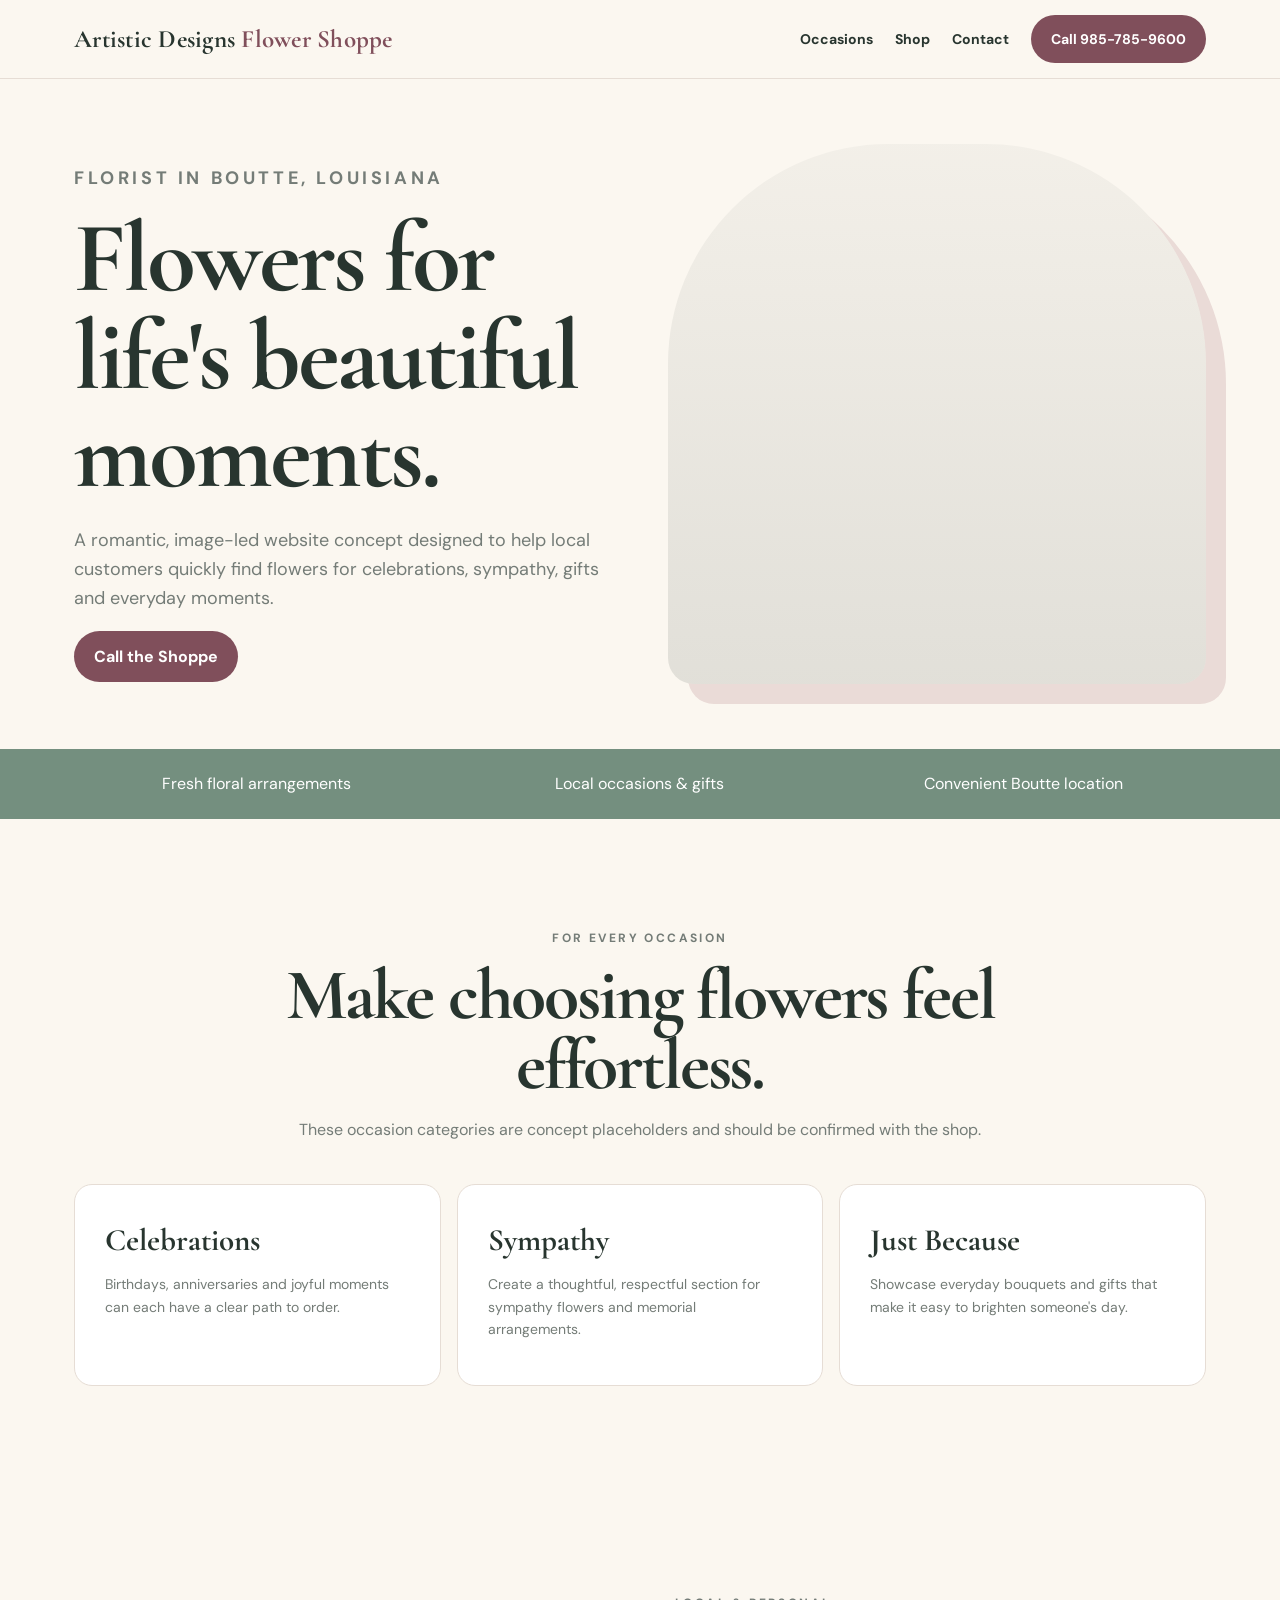
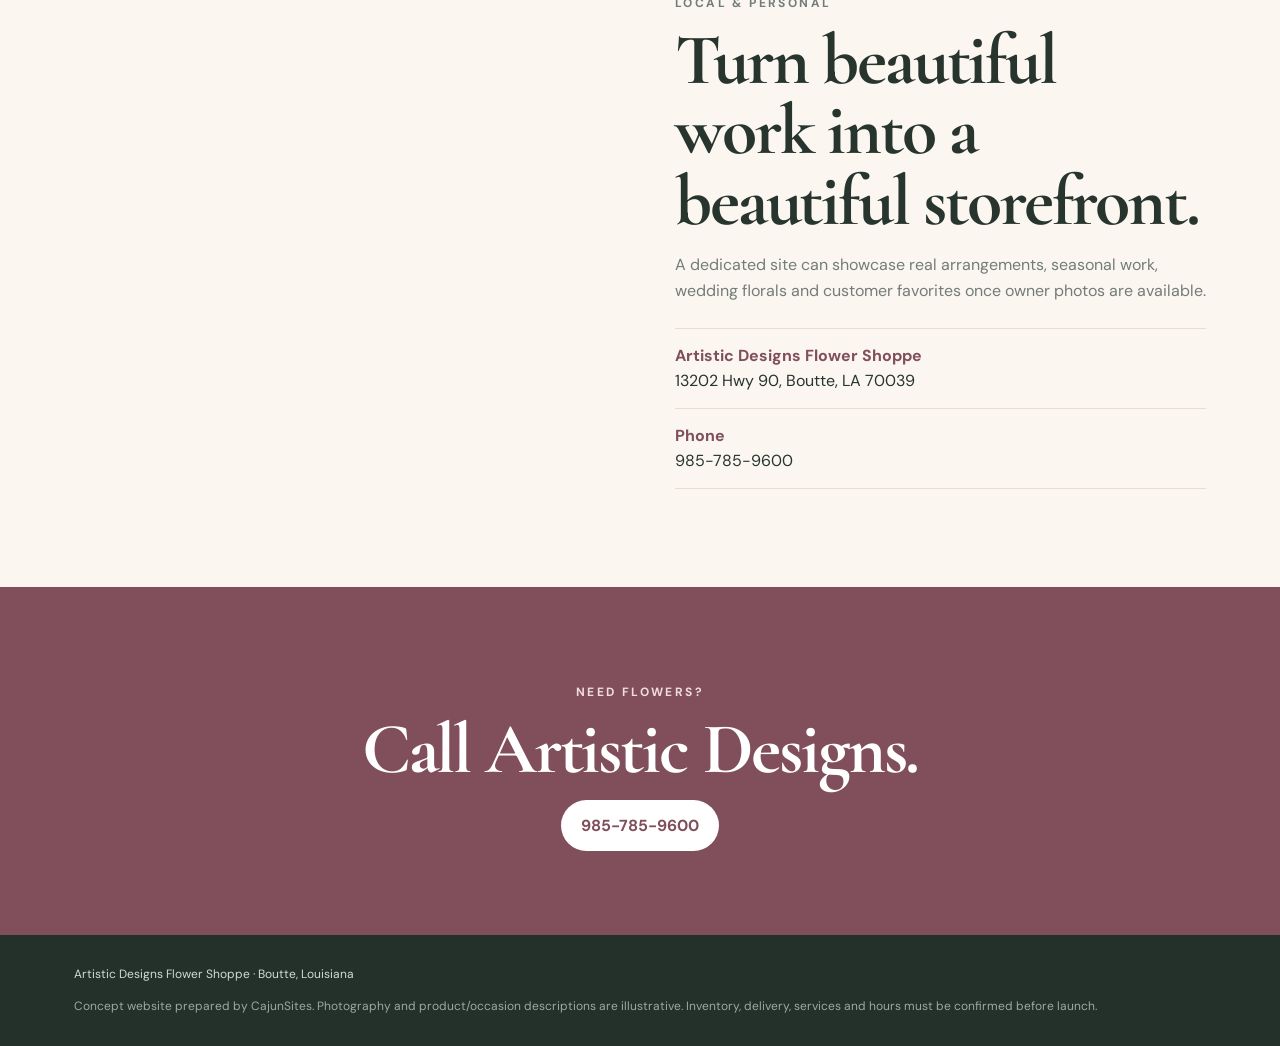
<file: artistic-designs-flower-shoppe/index.html>
<!doctype html><html lang="en"><head><meta charset="utf-8"><meta name="viewport" content="width=device-width,initial-scale=1"><meta name="robots" content="noindex,nofollow"><title>Artistic Designs Flower Shoppe | Boutte, LA</title><meta name="description" content="Concept website for Artistic Designs Flower Shoppe in Boutte, Louisiana."><link href="https://fonts.googleapis.com/css2?family=DM+Sans:wght@400;500;600;700&family=Cormorant+Garamond:wght@600;700&display=swap" rel="stylesheet"><style>:root{--ink:#28352f;--sage:#748f7f;--blush:#eadbd7;--cream:#fbf7f0;--wine:#804f5b;--muted:#747c77;--line:#e6ddd5}*{box-sizing:border-box}body{margin:0;background:var(--cream);color:var(--ink);font-family:'DM Sans',sans-serif;line-height:1.6}a{text-decoration:none;color:inherit}.wrap{max-width:1180px;margin:auto;padding:0 24px}header{position:sticky;top:0;z-index:10;background:rgba(251,247,240,.95);border-bottom:1px solid var(--line);backdrop-filter:blur(12px)}header .wrap{height:78px;display:flex;justify-content:space-between;align-items:center}.brand{font:700 25px 'Cormorant Garamond';letter-spacing:.01em}.brand span{color:var(--wine)}nav{display:flex;gap:22px;align-items:center;font-size:14px;font-weight:700}.btn{display:inline-flex;padding:13px 20px;border-radius:999px;background:var(--wine);color:#fff;font-weight:700}.hero{min-height:670px;display:grid;grid-template-columns:1fr 1fr;gap:56px;align-items:center}.tag{text-transform:uppercase;letter-spacing:.2em;color:var(--wine);font-size:12px;font-weight:700}h1,h2{font-family:'Cormorant Garamond';line-height:.98;letter-spacing:-.03em}.hero h1{font-size:clamp(64px,8vw,100px);margin:12px 0 22px}.hero p{font-size:18px;color:var(--muted);max-width:590px}.photo{min-height:540px;border-radius:220px 220px 26px 26px;background:linear-gradient(rgba(40,53,47,.04),rgba(40,53,47,.12)),url('https://images.unsplash.com/photo-1490750967868-88aa4486c946?auto=format&fit=crop&w=1100&q=85') center/cover;box-shadow:20px 20px 0 var(--blush)}.strip{background:var(--sage);color:#fff}.strip .wrap{display:grid;grid-template-columns:repeat(3,1fr);gap:18px;padding-top:22px;padding-bottom:22px;text-align:center}.section{padding:98px 24px}.heading{max-width:760px;margin:0 auto 42px;text-align:center}.heading h2,.split h2{font-size:clamp(48px,6vw,72px);margin:8px 0 16px}.heading p,.split p{color:var(--muted)}.cards{display:grid;grid-template-columns:repeat(3,1fr);gap:16px}.card{background:#fff;border:1px solid var(--line);padding:30px;border-radius:18px}.card h3{font:700 31px 'Cormorant Garamond';margin:6px 0}.card p{font-size:14px;color:var(--muted)}.split{display:grid;grid-template-columns:1fr 1fr;gap:70px;align-items:center}.second{min-height:500px;border-radius:22px;background:url('https://images.unsplash.com/photo-1507501336603-6e31db2be093?auto=format&fit=crop&w=1000&q=85') center/cover}.facts{margin-top:24px;border-top:1px solid var(--line)}.fact{padding:14px 0;border-bottom:1px solid var(--line)}.fact strong{display:block;color:var(--wine)}.cta{text-align:center;background:var(--wine);color:#fff;padding:84px 24px}.cta h2{font-size:clamp(50px,6vw,72px);margin:0 0 15px}.cta .btn{background:#fff;color:var(--wine)}footer{background:#24312b;color:#cfdbd5;padding:30px 24px;font-size:12px}.note{opacity:.7;margin-top:12px}@media(max-width:850px){nav a:not(.btn){display:none}.hero,.split{grid-template-columns:1fr}.photo{min-height:430px}.cards,.strip .wrap{grid-template-columns:1fr}.section{padding:70px 24px}}</style></head><body><header><div class="wrap"><a class="brand" href="#top">Artistic Designs <span>Flower Shoppe</span></a><nav><a href="#occasions">Occasions</a><a href="#shop">Shop</a><a href="#contact">Contact</a><a class="btn" href="tel:+19857859600">Call 985-785-9600</a></nav></div></header><main id="top"><section class="hero wrap"><div><p class="tag">Florist in Boutte, Louisiana</p><h1>Flowers for life's beautiful moments.</h1><p>A romantic, image-led website concept designed to help local customers quickly find flowers for celebrations, sympathy, gifts and everyday moments.</p><a class="btn" href="tel:+19857859600">Call the Shoppe</a></div><div class="photo"></div></section><section class="strip"><div class="wrap"><div>Fresh floral arrangements</div><div>Local occasions & gifts</div><div>Convenient Boutte location</div></div></section><section class="section wrap" id="occasions"><div class="heading"><p class="tag">For every occasion</p><h2>Make choosing flowers feel effortless.</h2><p>These occasion categories are concept placeholders and should be confirmed with the shop.</p></div><div class="cards"><article class="card"><h3>Celebrations</h3><p>Birthdays, anniversaries and joyful moments can each have a clear path to order.</p></article><article class="card"><h3>Sympathy</h3><p>Create a thoughtful, respectful section for sympathy flowers and memorial arrangements.</p></article><article class="card"><h3>Just Because</h3><p>Showcase everyday bouquets and gifts that make it easy to brighten someone's day.</p></article></div></section><section class="section wrap split" id="shop"><div class="second"></div><div><p class="tag">Local & personal</p><h2>Turn beautiful work into a beautiful storefront.</h2><p>A dedicated site can showcase real arrangements, seasonal work, wedding florals and customer favorites once owner photos are available.</p><div class="facts"><div class="fact"><strong>Artistic Designs Flower Shoppe</strong>13202 Hwy 90, Boutte, LA 70039</div><div class="fact"><strong>Phone</strong><a href="tel:+19857859600">985-785-9600</a></div></div></div></section><section class="cta" id="contact"><p class="tag" style="color:#eedce1">Need flowers?</p><h2>Call Artistic Designs.</h2><a class="btn" href="tel:+19857859600">985-785-9600</a></section></main><footer><div class="wrap">Artistic Designs Flower Shoppe · Boutte, Louisiana<div class="note">Concept website prepared by CajunSites. Photography and product/occasion descriptions are illustrative. Inventory, delivery, services and hours must be confirmed before launch.</div></div></footer></body></html>
</file>
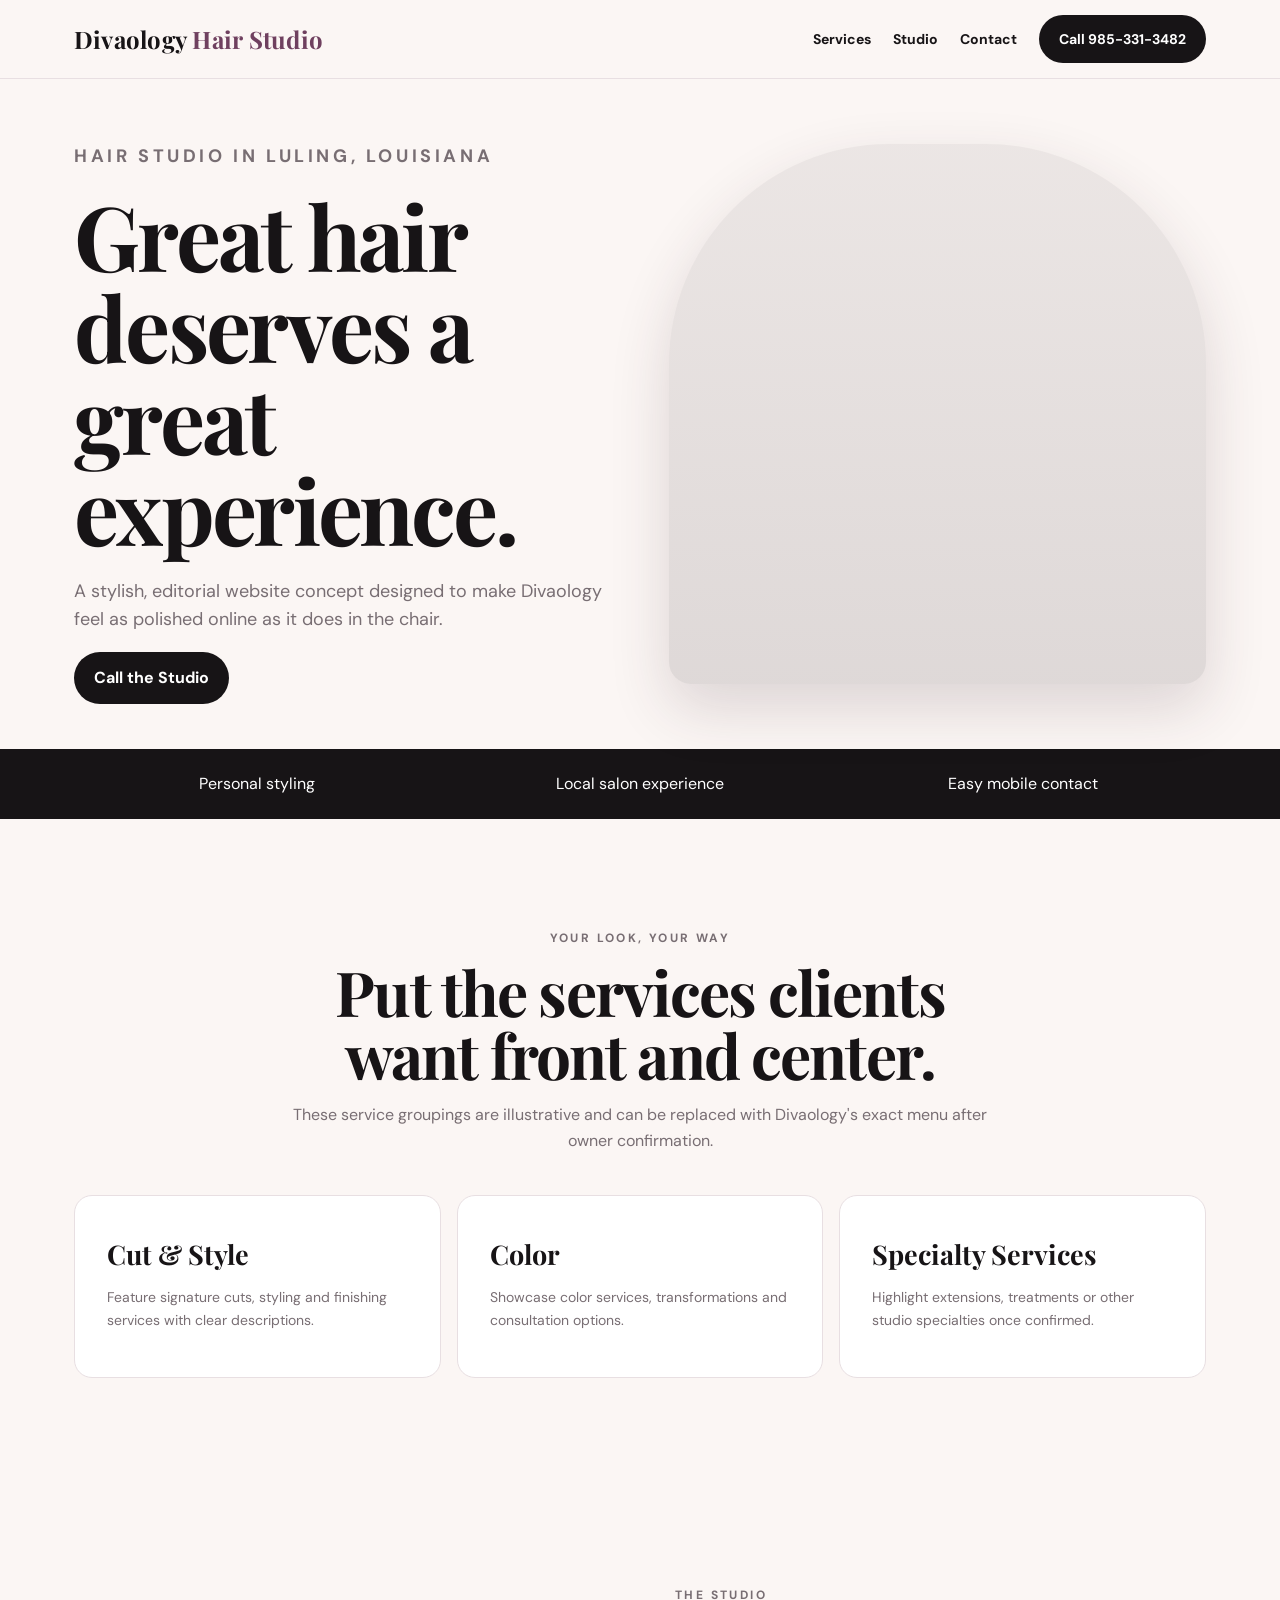
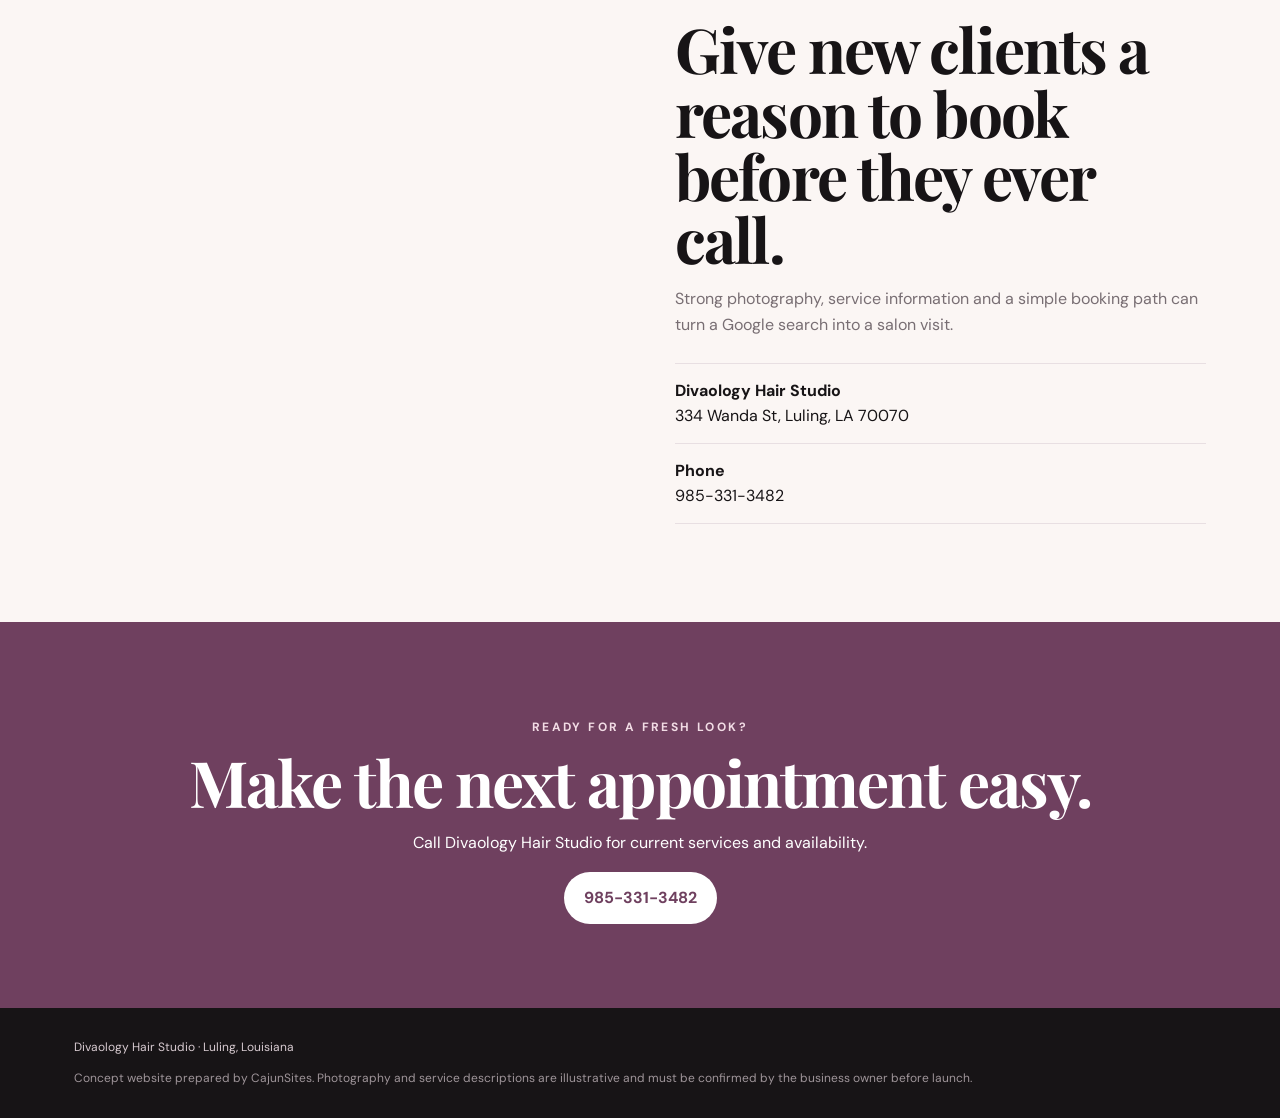
<file: divaology-hair-studio/index.html>
<!doctype html><html lang="en"><head><meta charset="utf-8"><meta name="viewport" content="width=device-width,initial-scale=1"><meta name="robots" content="noindex,nofollow"><title>Divaology Hair Studio | Luling, LA</title><meta name="description" content="Concept website for Divaology Hair Studio in Luling, Louisiana."><link rel="preconnect" href="https://fonts.googleapis.com"><link rel="preconnect" href="https://fonts.gstatic.com" crossorigin><link href="https://fonts.googleapis.com/css2?family=DM+Sans:wght@400;500;600;700&family=Playfair+Display:wght@600;700&display=swap" rel="stylesheet"><style>:root{--black:#171416;--plum:#6f405f;--rose:#c58a9f;--cream:#fbf6f4;--muted:#786e73;--line:#e8dfe2}*{box-sizing:border-box}body{margin:0;background:var(--cream);color:var(--black);font-family:'DM Sans',sans-serif;line-height:1.6}a{text-decoration:none;color:inherit}.wrap{max-width:1180px;margin:auto;padding:0 24px}header{position:sticky;top:0;z-index:10;background:rgba(251,246,244,.95);border-bottom:1px solid var(--line);backdrop-filter:blur(12px)}header .wrap{height:78px;display:flex;justify-content:space-between;align-items:center}.brand{font:700 24px 'Playfair Display';letter-spacing:.01em}.brand span{color:var(--plum)}nav{display:flex;gap:22px;align-items:center;font-size:14px;font-weight:700}.btn{display:inline-flex;padding:13px 20px;border-radius:999px;background:var(--black);color:#fff;font-weight:700}.hero{min-height:670px;display:grid;grid-template-columns:1fr 1fr;gap:58px;align-items:center}.tag{text-transform:uppercase;letter-spacing:.2em;color:var(--plum);font-size:12px;font-weight:700}h1,h2{font-family:'Playfair Display';line-height:1.02;letter-spacing:-.03em}.hero h1{font-size:clamp(58px,7vw,92px);margin:12px 0 22px}.hero p{font-size:18px;color:var(--muted);max-width:580px}.photo{min-height:540px;border-radius:220px 220px 22px 22px;background:linear-gradient(rgba(30,18,25,.07),rgba(30,18,25,.13)),url('https://images.unsplash.com/photo-1522337660859-02fbefca4702?auto=format&fit=crop&w=1100&q=85') center/cover;box-shadow:0 24px 60px rgba(61,39,51,.16)}.strip{background:var(--black);color:#fff}.strip .wrap{display:grid;grid-template-columns:repeat(3,1fr);gap:18px;padding-top:22px;padding-bottom:22px;text-align:center}.section{padding:98px 24px}.heading{max-width:740px;text-align:center;margin:0 auto 42px}.heading h2,.split h2{font-size:clamp(42px,5vw,62px);margin:8px 0 16px}.heading p,.split p{color:var(--muted)}.cards{display:grid;grid-template-columns:repeat(3,1fr);gap:16px}.card{background:#fff;padding:32px;border-radius:18px;border:1px solid var(--line)}.card h3{font:700 27px 'Playfair Display';margin:8px 0}.card p{font-size:14px;color:var(--muted)}.split{display:grid;grid-template-columns:1fr 1fr;gap:70px;align-items:center}.second-photo{min-height:480px;border-radius:20px;background:url('https://images.unsplash.com/photo-1560869713-7d0a29430803?auto=format&fit=crop&w=1000&q=85') center/cover}.facts{margin-top:25px;border-top:1px solid var(--line)}.fact{padding:14px 0;border-bottom:1px solid var(--line)}.fact strong{display:block}.cta{text-align:center;background:var(--plum);color:#fff;padding:84px 24px}.cta h2{font-size:clamp(44px,5vw,64px);margin:0 0 15px}.cta .btn{background:#fff;color:var(--plum)}footer{padding:30px 24px;background:#171416;color:#d8cbd1;font-size:12px}.note{opacity:.7;margin-top:12px}@media(max-width:850px){nav a:not(.btn){display:none}.hero,.split{grid-template-columns:1fr}.photo{min-height:430px}.cards,.strip .wrap{grid-template-columns:1fr}.section{padding:70px 24px}}</style></head><body><header><div class="wrap"><a class="brand" href="#top">Divaology <span>Hair Studio</span></a><nav><a href="#services">Services</a><a href="#studio">Studio</a><a href="#contact">Contact</a><a class="btn" href="tel:+19853313482">Call 985-331-3482</a></nav></div></header><main id="top"><section class="hero wrap"><div><p class="tag">Hair studio in Luling, Louisiana</p><h1>Great hair deserves a great experience.</h1><p>A stylish, editorial website concept designed to make Divaology feel as polished online as it does in the chair.</p><a class="btn" href="tel:+19853313482">Call the Studio</a></div><div class="photo"></div></section><section class="strip"><div class="wrap"><div>Personal styling</div><div>Local salon experience</div><div>Easy mobile contact</div></div></section><section class="section wrap" id="services"><div class="heading"><p class="tag">Your look, your way</p><h2>Put the services clients want front and center.</h2><p>These service groupings are illustrative and can be replaced with Divaology's exact menu after owner confirmation.</p></div><div class="cards"><article class="card"><h3>Cut & Style</h3><p>Feature signature cuts, styling and finishing services with clear descriptions.</p></article><article class="card"><h3>Color</h3><p>Showcase color services, transformations and consultation options.</p></article><article class="card"><h3>Specialty Services</h3><p>Highlight extensions, treatments or other studio specialties once confirmed.</p></article></div></section><section class="section wrap split" id="studio"><div class="second-photo"></div><div><p class="tag">The studio</p><h2>Give new clients a reason to book before they ever call.</h2><p>Strong photography, service information and a simple booking path can turn a Google search into a salon visit.</p><div class="facts"><div class="fact"><strong>Divaology Hair Studio</strong>334 Wanda St, Luling, LA 70070</div><div class="fact"><strong>Phone</strong><a href="tel:+19853313482">985-331-3482</a></div></div></div></section><section class="cta" id="contact"><p class="tag" style="color:#f2dce5">Ready for a fresh look?</p><h2>Make the next appointment easy.</h2><p>Call Divaology Hair Studio for current services and availability.</p><a class="btn" href="tel:+19853313482">985-331-3482</a></section></main><footer><div class="wrap">Divaology Hair Studio · Luling, Louisiana<div class="note">Concept website prepared by CajunSites. Photography and service descriptions are illustrative and must be confirmed by the business owner before launch.</div></div></footer></body></html>
</file>
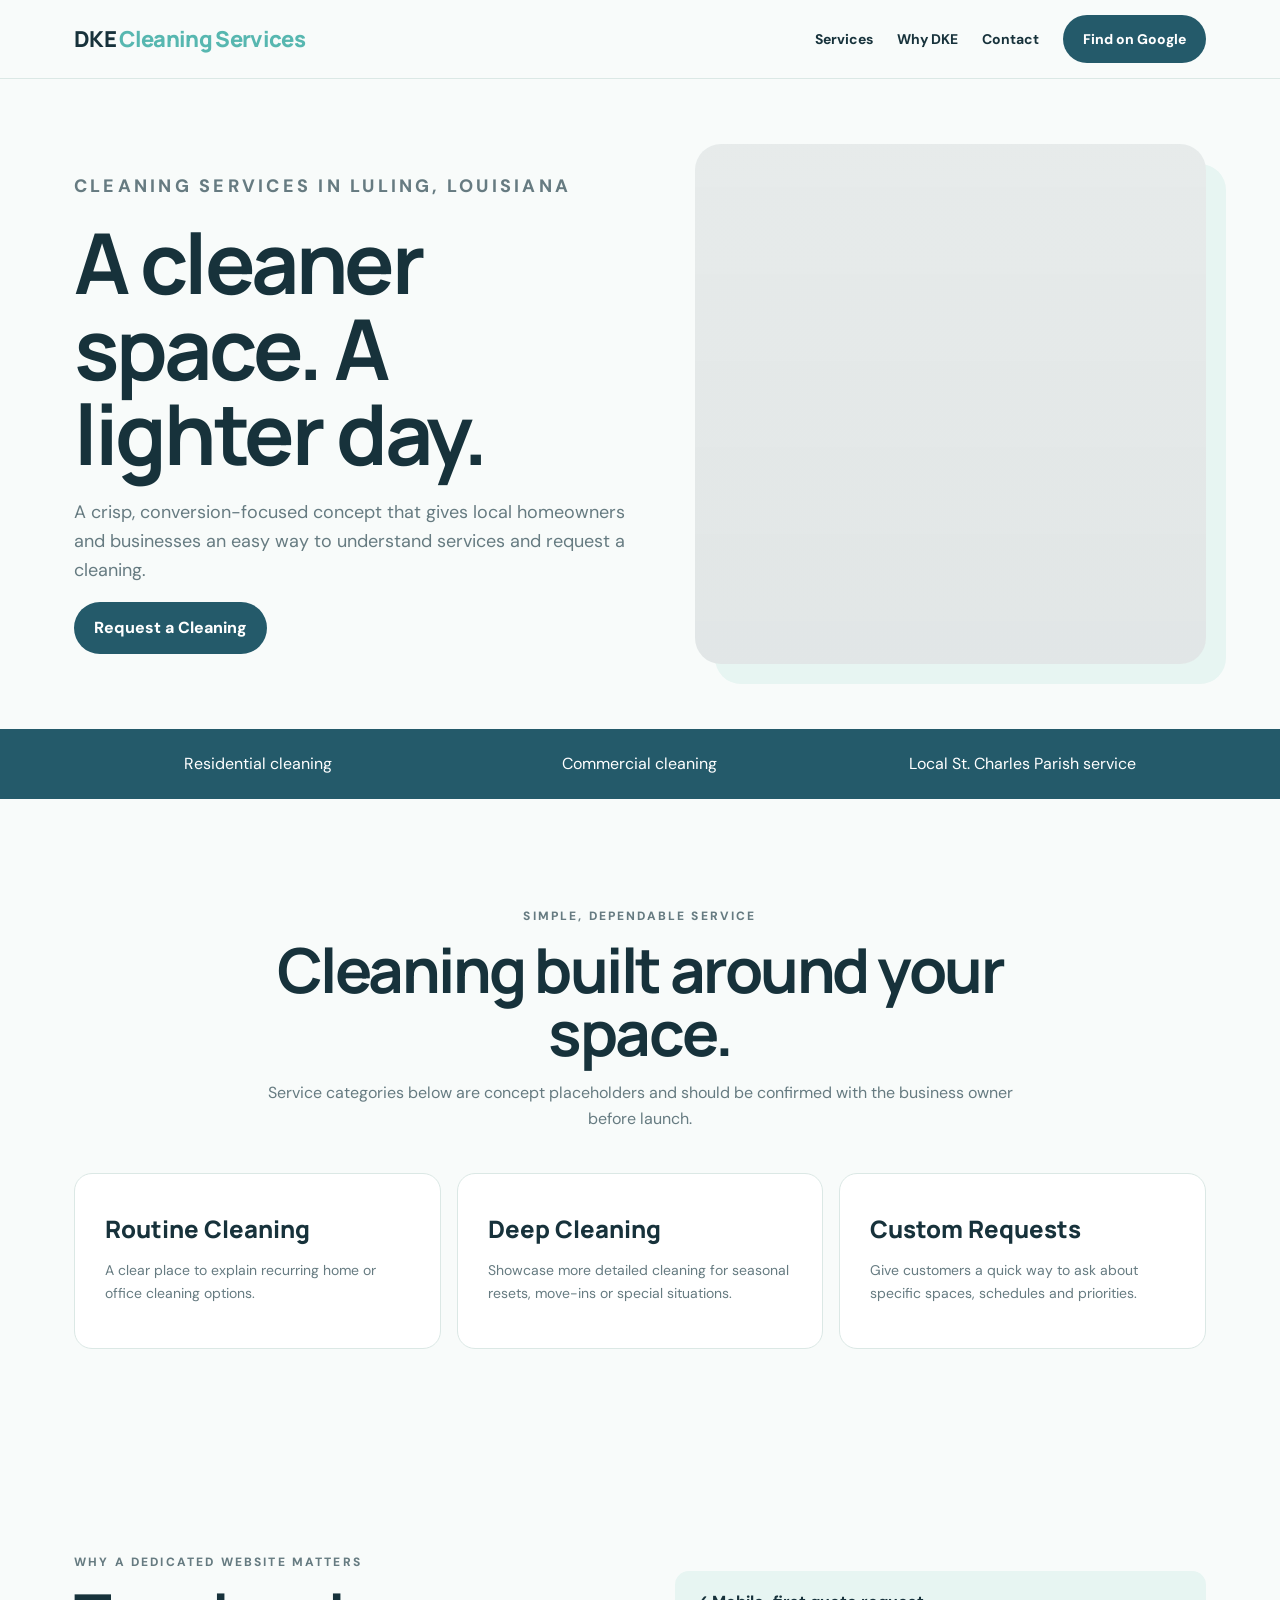
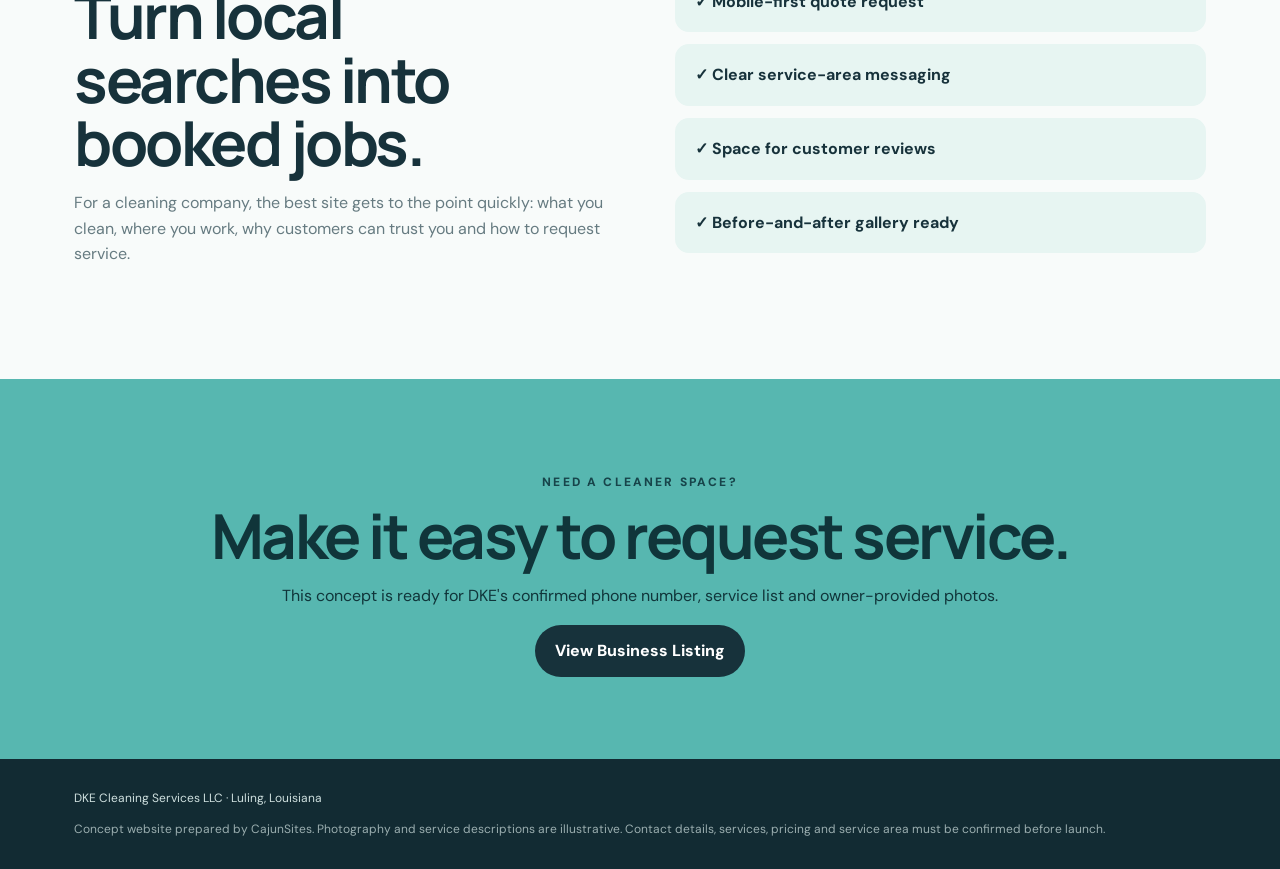
<file: dke-cleaning-services/index.html>
<!doctype html><html lang="en"><head><meta charset="utf-8"><meta name="viewport" content="width=device-width,initial-scale=1"><meta name="robots" content="noindex,nofollow"><title>DKE Cleaning Services LLC | Luling, LA</title><meta name="description" content="Concept website for DKE Cleaning Services LLC in Luling, Louisiana."><link rel="preconnect" href="https://fonts.googleapis.com"><link rel="preconnect" href="https://fonts.gstatic.com" crossorigin><link href="https://fonts.googleapis.com/css2?family=DM+Sans:wght@400;500;600;700&family=Manrope:wght@700;800&display=swap" rel="stylesheet"><style>:root{--ink:#17323b;--aqua:#57b7b0;--mint:#e7f5f2;--blue:#245a6a;--white:#fff;--bg:#f8fbfa;--muted:#667b81;--line:#dbe8e5}*{box-sizing:border-box}body{margin:0;font-family:'DM Sans',sans-serif;background:var(--bg);color:var(--ink);line-height:1.6}a{text-decoration:none;color:inherit}.wrap{max-width:1180px;margin:auto;padding:0 24px}header{position:sticky;top:0;background:rgba(248,251,250,.95);backdrop-filter:blur(12px);z-index:10;border-bottom:1px solid var(--line)}header .wrap{height:78px;display:flex;justify-content:space-between;align-items:center}.logo{font:800 22px 'Manrope';letter-spacing:-.03em}.logo span{color:var(--aqua)}nav{display:flex;gap:24px;align-items:center;font-size:14px;font-weight:700}.btn{display:inline-flex;padding:13px 20px;border-radius:999px;background:var(--blue);color:#fff;font-weight:800}.hero{display:grid;grid-template-columns:1.05fr .95fr;gap:56px;align-items:center;min-height:650px}.eyebrow{text-transform:uppercase;letter-spacing:.18em;color:var(--aqua);font-size:12px;font-weight:800}h1,h2{font-family:'Manrope';line-height:1.02;letter-spacing:-.04em}.hero h1{font-size:clamp(52px,7vw,84px);margin:12px 0 22px}.hero p{color:var(--muted);font-size:18px;max-width:600px}.photo{min-height:520px;border-radius:26px;background:linear-gradient(rgba(23,50,59,.08),rgba(23,50,59,.1)),url('https://images.unsplash.com/photo-1581578731548-c64695cc6952?auto=format&fit=crop&w=1100&q=85') center/cover;box-shadow:20px 20px 0 var(--mint)}.bar{background:var(--blue);color:#fff}.bar .wrap{display:grid;grid-template-columns:repeat(3,1fr);padding-top:22px;padding-bottom:22px;text-align:center;gap:15px}.section{padding:96px 24px}.heading{max-width:760px;margin:0 auto 42px;text-align:center}.heading h2,.split h2{font-size:clamp(40px,5vw,62px);margin:8px 0 16px}.heading p,.split p{color:var(--muted)}.cards{display:grid;grid-template-columns:repeat(3,1fr);gap:16px}.card{background:#fff;border:1px solid var(--line);border-radius:18px;padding:30px}.card h3{font:800 24px 'Manrope';margin:8px 0}.card p{color:var(--muted);font-size:14px}.split{display:grid;grid-template-columns:1fr 1fr;align-items:center;gap:70px}.checklist{display:grid;gap:12px}.check{background:var(--mint);padding:18px 20px;border-radius:14px;font-weight:700}.cta{background:var(--aqua);padding:82px 24px;text-align:center;color:#10353a}.cta h2{font-size:clamp(42px,5vw,62px);margin:0 0 16px}.cta .btn{background:#17323b}footer{background:#122b33;color:#cfe0df;padding:30px 24px;font-size:12px}.note{opacity:.72;margin-top:12px}@media(max-width:850px){nav a:not(.btn){display:none}.hero,.split{grid-template-columns:1fr}.photo{min-height:420px}.cards,.bar .wrap{grid-template-columns:1fr}.section{padding:70px 24px}}</style></head><body><header><div class="wrap"><a class="logo" href="#top">DKE <span>Cleaning Services</span></a><nav><a href="#services">Services</a><a href="#why">Why DKE</a><a href="#contact">Contact</a><a class="btn" href="https://www.google.com/maps/search/?api=1&query=DKE+cleaning+services+llc+Luling+LA" target="_blank">Find on Google</a></nav></div></header><main id="top"><section class="hero wrap"><div><p class="eyebrow">Cleaning services in Luling, Louisiana</p><h1>A cleaner space. A lighter day.</h1><p>A crisp, conversion-focused concept that gives local homeowners and businesses an easy way to understand services and request a cleaning.</p><a class="btn" href="#contact">Request a Cleaning</a></div><div class="photo"></div></section><section class="bar"><div class="wrap"><div>Residential cleaning</div><div>Commercial cleaning</div><div>Local St. Charles Parish service</div></div></section><section class="section wrap" id="services"><div class="heading"><p class="eyebrow">Simple, dependable service</p><h2>Cleaning built around your space.</h2><p>Service categories below are concept placeholders and should be confirmed with the business owner before launch.</p></div><div class="cards"><article class="card"><h3>Routine Cleaning</h3><p>A clear place to explain recurring home or office cleaning options.</p></article><article class="card"><h3>Deep Cleaning</h3><p>Showcase more detailed cleaning for seasonal resets, move-ins or special situations.</p></article><article class="card"><h3>Custom Requests</h3><p>Give customers a quick way to ask about specific spaces, schedules and priorities.</p></article></div></section><section class="section wrap split" id="why"><div><p class="eyebrow">Why a dedicated website matters</p><h2>Turn local searches into booked jobs.</h2><p>For a cleaning company, the best site gets to the point quickly: what you clean, where you work, why customers can trust you and how to request service.</p></div><div class="checklist"><div class="check">✓ Mobile-first quote request</div><div class="check">✓ Clear service-area messaging</div><div class="check">✓ Space for customer reviews</div><div class="check">✓ Before-and-after gallery ready</div></div></section><section class="cta" id="contact"><p class="eyebrow" style="color:#17444a">Need a cleaner space?</p><h2>Make it easy to request service.</h2><p>This concept is ready for DKE's confirmed phone number, service list and owner-provided photos.</p><a class="btn" href="https://www.google.com/maps/search/?api=1&query=DKE+cleaning+services+llc+Luling+LA" target="_blank">View Business Listing</a></section></main><footer><div class="wrap">DKE Cleaning Services LLC · Luling, Louisiana<div class="note">Concept website prepared by CajunSites. Photography and service descriptions are illustrative. Contact details, services, pricing and service area must be confirmed before launch.</div></div></footer></body></html>
</file>
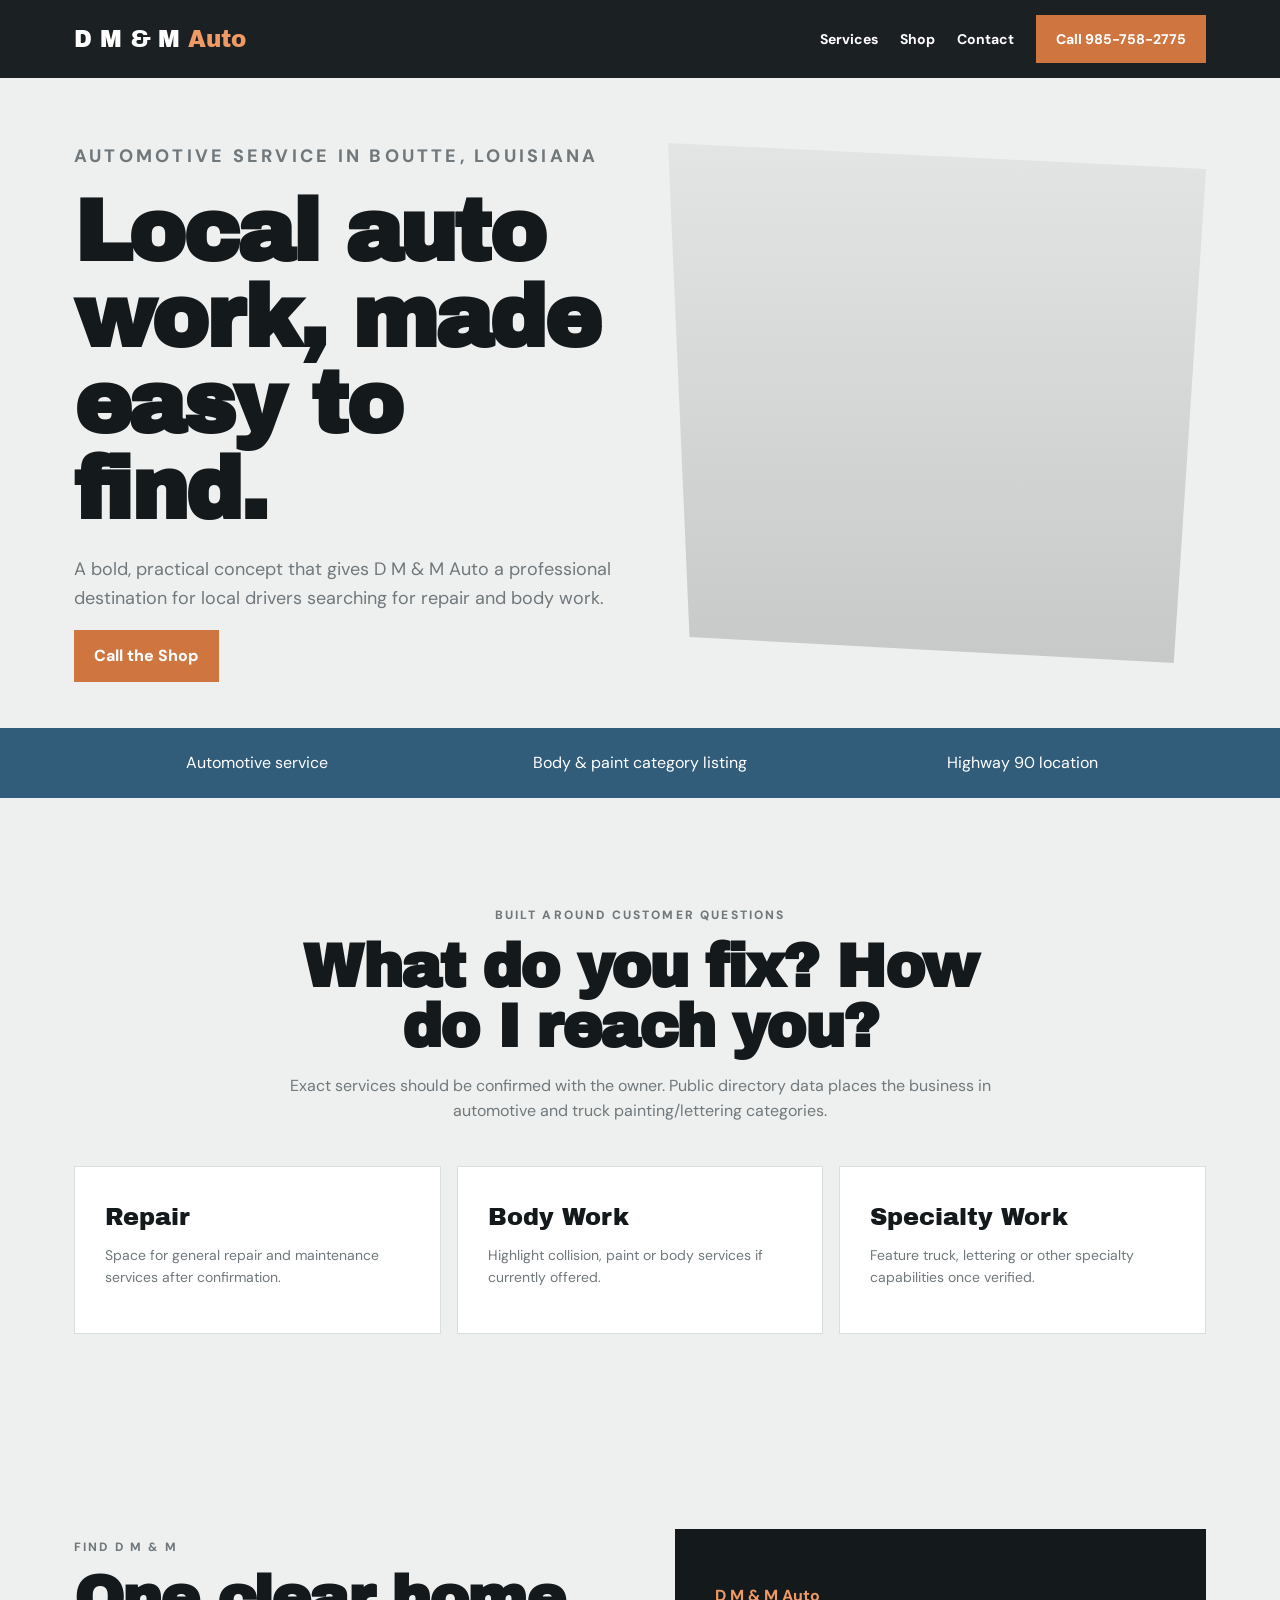
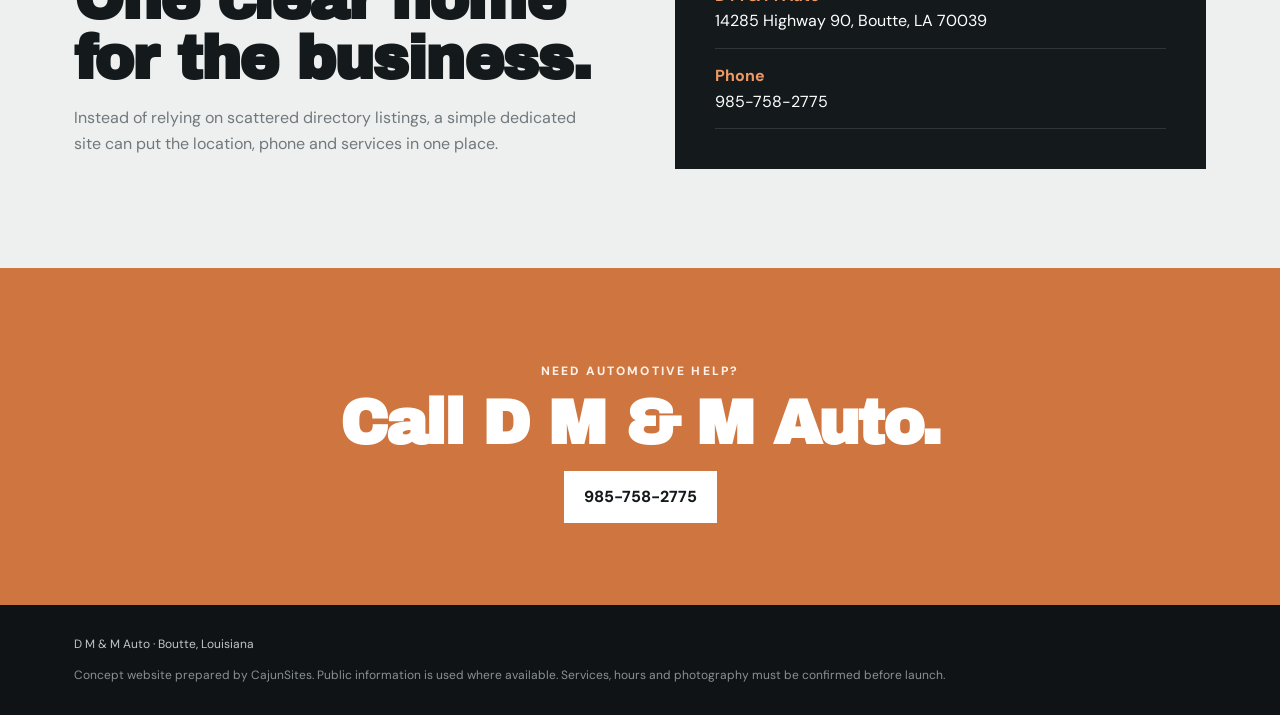
<file: dm-and-m-auto/index.html>
<!doctype html><html lang="en"><head><meta charset="utf-8"><meta name="viewport" content="width=device-width,initial-scale=1"><meta name="robots" content="noindex,nofollow"><title>D M & M Auto | Boutte, LA</title><meta name="description" content="Concept website for D M & M Auto in Boutte, Louisiana."><link href="https://fonts.googleapis.com/css2?family=DM+Sans:wght@400;500;600;700&family=Archivo+Black&display=swap" rel="stylesheet"><style>:root{--ink:#14191c;--blue:#315c7a;--silver:#eef0ef;--orange:#cf7640;--muted:#70787c;--line:#d8dddf}*{box-sizing:border-box}body{margin:0;background:var(--silver);color:var(--ink);font-family:'DM Sans',sans-serif;line-height:1.6}a{text-decoration:none;color:inherit}.wrap{max-width:1180px;margin:auto;padding:0 24px}header{position:sticky;top:0;z-index:10;background:rgba(20,25,28,.97);color:#fff}header .wrap{height:78px;display:flex;justify-content:space-between;align-items:center}.brand{font:400 23px 'Archivo Black'}.brand span{color:#ef9a64}nav{display:flex;gap:22px;align-items:center;font-size:14px;font-weight:700}.btn{display:inline-flex;padding:13px 20px;background:var(--orange);color:#fff;font-weight:800}.hero{min-height:650px;display:grid;grid-template-columns:1fr 1fr;gap:56px;align-items:center}.tag{text-transform:uppercase;letter-spacing:.18em;color:var(--orange);font-size:12px;font-weight:800}h1,h2{font-family:'Archivo Black';line-height:1;letter-spacing:-.03em}.hero h1{font-size:clamp(54px,7vw,86px);margin:12px 0 22px}.hero p{font-size:18px;color:var(--muted);max-width:590px}.photo{min-height:520px;background:linear-gradient(rgba(20,25,28,.05),rgba(20,25,28,.18)),url('https://images.unsplash.com/photo-1625047509248-ec889cbff17f?auto=format&fit=crop&w=1100&q=85') center/cover;clip-path:polygon(0 0,100% 5%,94% 100%,4% 95%)}.bar{background:var(--blue);color:#fff}.bar .wrap{display:grid;grid-template-columns:repeat(3,1fr);gap:16px;padding-top:22px;padding-bottom:22px;text-align:center}.section{padding:96px 24px}.heading{max-width:760px;text-align:center;margin:0 auto 42px}.heading h2,.split h2{font-size:clamp(40px,5vw,60px);margin:8px 0 16px}.heading p,.split p{color:var(--muted)}.cards{display:grid;grid-template-columns:repeat(3,1fr);gap:16px}.card{background:#fff;padding:30px;border:1px solid var(--line)}.card h3{font:400 24px 'Archivo Black';margin:7px 0}.card p{font-size:14px;color:var(--muted)}.split{display:grid;grid-template-columns:1fr 1fr;gap:70px;align-items:center}.panel{background:var(--ink);color:#fff;padding:40px}.row{padding:14px 0;border-bottom:1px solid rgba(255,255,255,.12)}.row strong{display:block;color:#ef9a64}.cta{text-align:center;background:var(--orange);color:#fff;padding:82px 24px}.cta h2{font-size:clamp(42px,5vw,62px);margin:0 0 16px}.cta .btn{background:#fff;color:var(--ink)}footer{background:#0f1315;color:#bec6c9;padding:30px 24px;font-size:12px}.note{opacity:.7;margin-top:12px}@media(max-width:850px){nav a:not(.btn){display:none}.hero,.split{grid-template-columns:1fr}.photo{min-height:420px}.cards,.bar .wrap{grid-template-columns:1fr}.section{padding:70px 24px}}</style></head><body><header><div class="wrap"><a class="brand" href="#top">D M & M <span>Auto</span></a><nav><a href="#services">Services</a><a href="#shop">Shop</a><a href="#contact">Contact</a><a class="btn" href="tel:+19857582775">Call 985-758-2775</a></nav></div></header><main id="top"><section class="hero wrap"><div><p class="tag">Automotive service in Boutte, Louisiana</p><h1>Local auto work, made easy to find.</h1><p>A bold, practical concept that gives D M & M Auto a professional destination for local drivers searching for repair and body work.</p><a class="btn" href="tel:+19857582775">Call the Shop</a></div><div class="photo"></div></section><section class="bar"><div class="wrap"><div>Automotive service</div><div>Body & paint category listing</div><div>Highway 90 location</div></div></section><section class="section wrap" id="services"><div class="heading"><p class="tag">Built around customer questions</p><h2>What do you fix? How do I reach you?</h2><p>Exact services should be confirmed with the owner. Public directory data places the business in automotive and truck painting/lettering categories.</p></div><div class="cards"><article class="card"><h3>Repair</h3><p>Space for general repair and maintenance services after confirmation.</p></article><article class="card"><h3>Body Work</h3><p>Highlight collision, paint or body services if currently offered.</p></article><article class="card"><h3>Specialty Work</h3><p>Feature truck, lettering or other specialty capabilities once verified.</p></article></div></section><section class="section wrap split" id="shop"><div><p class="tag">Find D M & M</p><h2>One clear home for the business.</h2><p>Instead of relying on scattered directory listings, a simple dedicated site can put the location, phone and services in one place.</p></div><div class="panel"><div class="row"><strong>D M & M Auto</strong>14285 Highway 90, Boutte, LA 70039</div><div class="row"><strong>Phone</strong><a href="tel:+19857582775">985-758-2775</a></div></div></section><section class="cta" id="contact"><p class="tag" style="color:#fff1e7">Need automotive help?</p><h2>Call D M & M Auto.</h2><a class="btn" href="tel:+19857582775">985-758-2775</a></section></main><footer><div class="wrap">D M & M Auto · Boutte, Louisiana<div class="note">Concept website prepared by CajunSites. Public information is used where available. Services, hours and photography must be confirmed before launch.</div></div></footer></body></html>
</file>
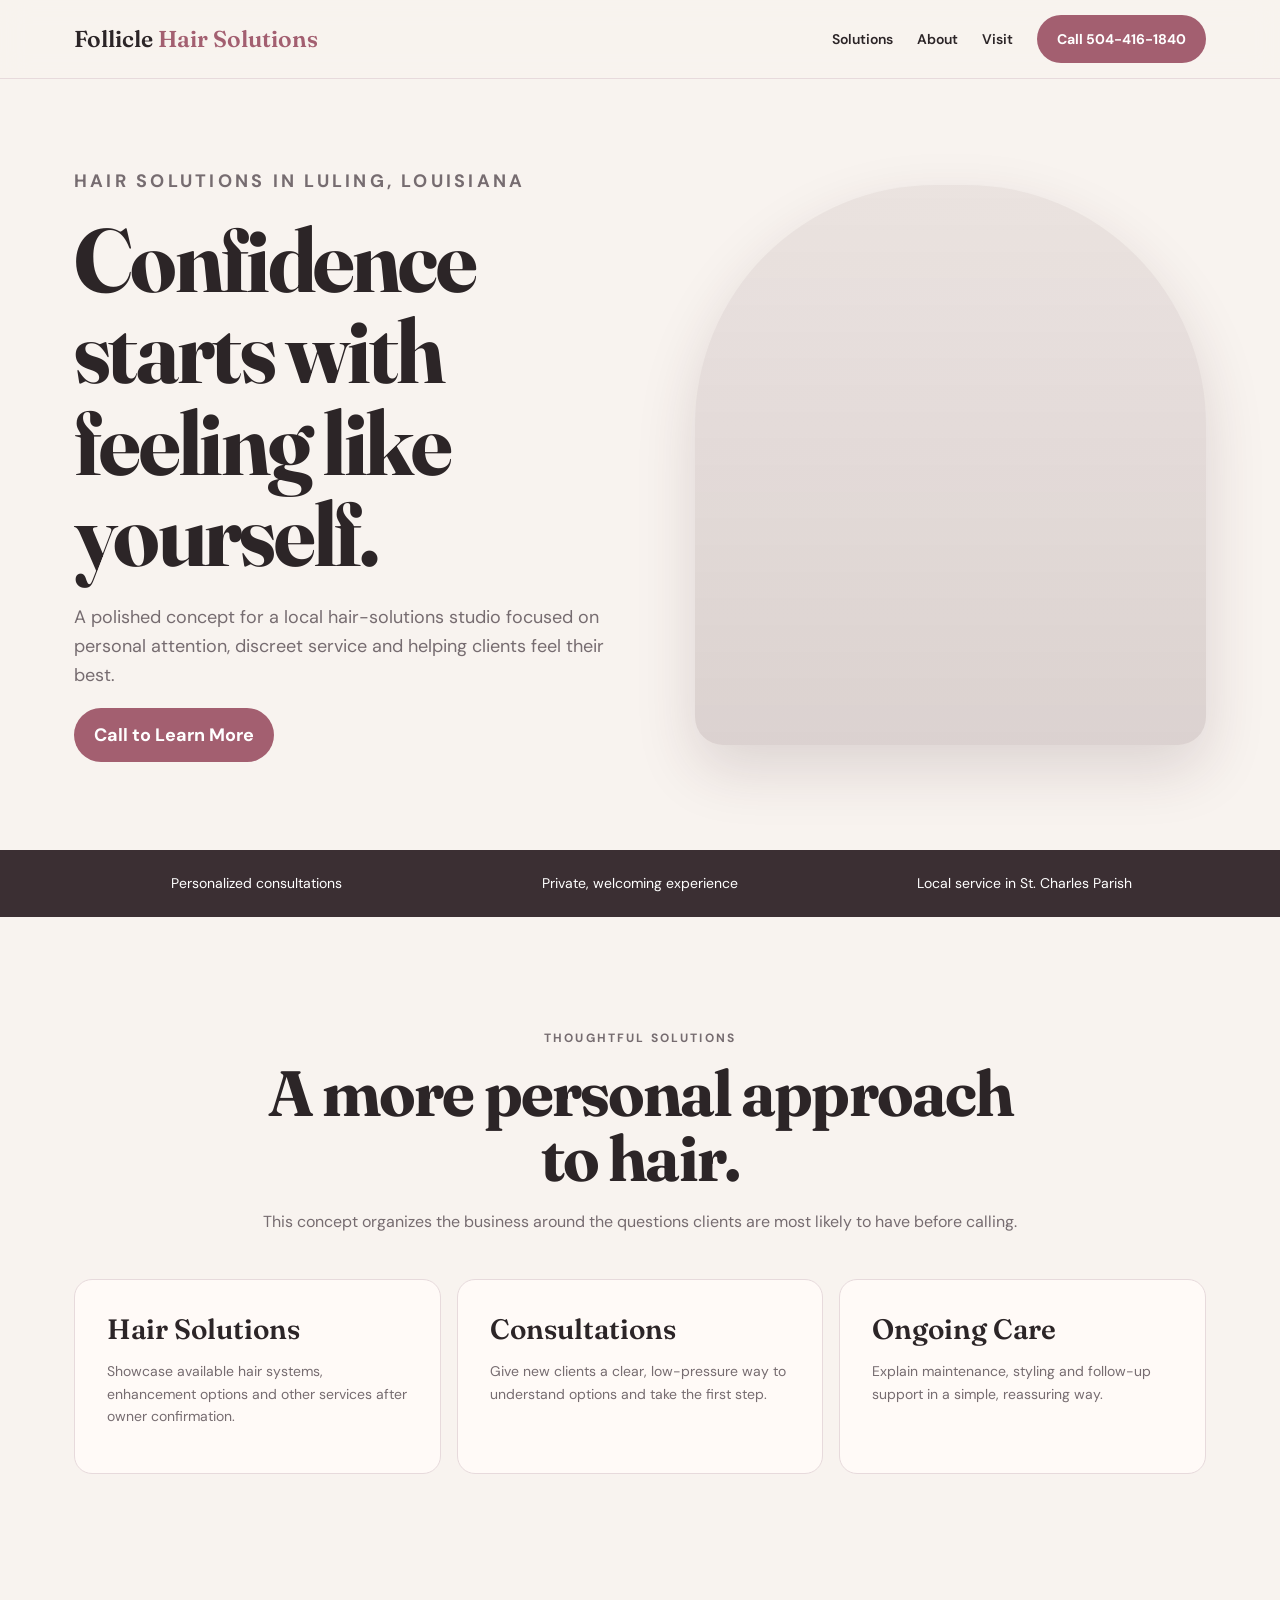
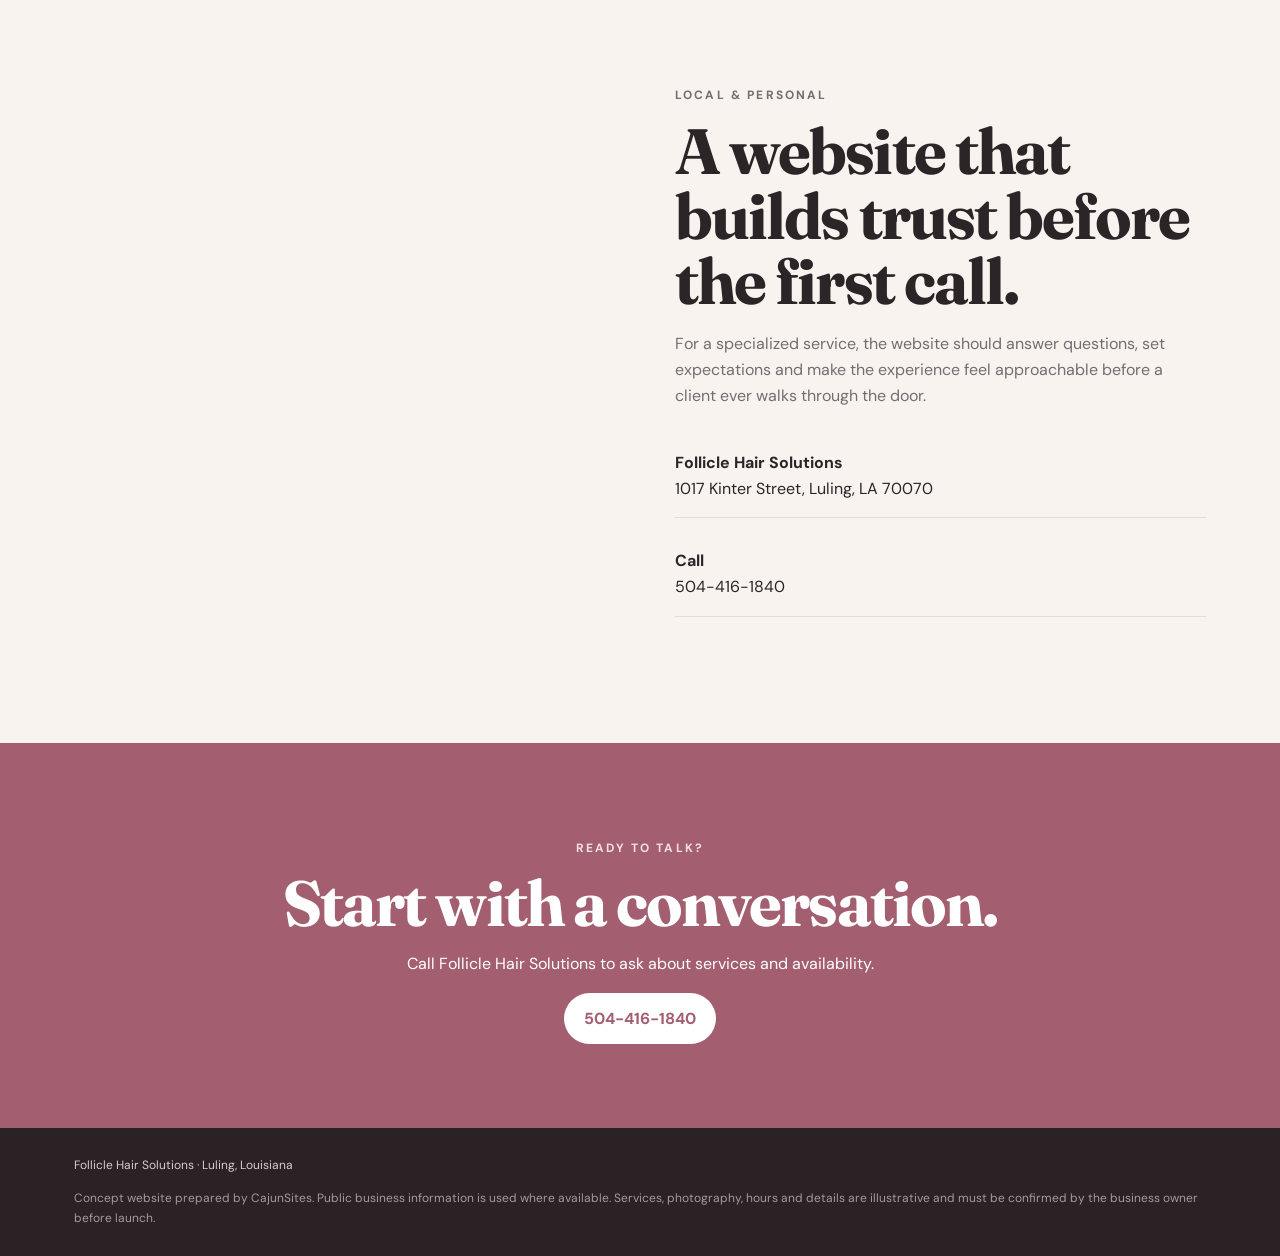
<file: follicle-hair-solutions/index.html>
<!doctype html><html lang="en"><head><meta charset="utf-8"><meta name="viewport" content="width=device-width,initial-scale=1"><meta name="robots" content="noindex,nofollow"><title>Follicle Hair Solutions | Luling, LA</title><meta name="description" content="Concept website for Follicle Hair Solutions in Luling, Louisiana."><link rel="preconnect" href="https://fonts.googleapis.com"><link rel="preconnect" href="https://fonts.gstatic.com" crossorigin><link href="https://fonts.googleapis.com/css2?family=DM+Sans:wght@400;500;600;700&family=Fraunces:opsz,wght@9..144,500;9..144,600&display=swap" rel="stylesheet"><style>:root{--bg:#f8f3ef;--ink:#2c2527;--rose:#a35f70;--rose2:#d8b3ba;--cream:#fffaf7;--muted:#766c70;--line:#e7dadc}*{box-sizing:border-box}html{scroll-behavior:smooth}body{margin:0;font-family:'DM Sans',sans-serif;color:var(--ink);background:var(--bg);line-height:1.6}a{text-decoration:none;color:inherit}.wrap{max-width:1180px;margin:auto;padding:0 24px}header{position:sticky;top:0;z-index:10;background:rgba(248,243,239,.94);backdrop-filter:blur(14px);border-bottom:1px solid var(--line)}header .wrap{height:78px;display:flex;align-items:center;justify-content:space-between}.brand{font:600 23px 'Fraunces',serif}.brand span{color:var(--rose)}nav{display:flex;gap:24px;align-items:center;font-size:14px;font-weight:600}.btn{display:inline-flex;padding:13px 20px;border-radius:999px;background:var(--rose);color:#fff;font-weight:700}.hero{min-height:680px;display:grid;grid-template-columns:1.05fr .95fr;gap:56px;align-items:center;padding:70px 24px}.kicker{text-transform:uppercase;letter-spacing:.18em;font-size:12px;color:var(--rose);font-weight:700}.hero h1,h2{font-family:'Fraunces',serif;line-height:1.02;letter-spacing:-.03em}.hero h1{font-size:clamp(58px,7vw,92px);margin:12px 0 24px}.hero p{font-size:18px;color:var(--muted);max-width:620px}.hero-photo{min-height:560px;border-radius:240px 240px 28px 28px;background:linear-gradient(rgba(70,35,45,.08),rgba(70,35,45,.16)),url('https://images.unsplash.com/photo-1562322140-8baeececf3df?auto=format&fit=crop&w=1100&q=85') center/cover;box-shadow:0 24px 60px rgba(70,35,45,.15)}.strip{background:#3b2f33;color:#fff}.strip .wrap{display:grid;grid-template-columns:repeat(3,1fr);gap:20px;padding-top:22px;padding-bottom:22px;text-align:center;font-size:14px}.section{padding:100px 24px}.center{text-align:center;max-width:760px;margin:0 auto 45px}.center h2,.split h2{font-size:clamp(42px,5vw,64px);margin:8px 0 18px}.center p,.split p{color:var(--muted)}.cards{display:grid;grid-template-columns:repeat(3,1fr);gap:16px}.card{background:var(--cream);padding:32px;border:1px solid var(--line);border-radius:18px}.card b{display:block;font:600 28px 'Fraunces',serif;margin-bottom:10px}.card p{color:var(--muted);font-size:14px}.split{display:grid;grid-template-columns:1fr 1fr;gap:70px;align-items:center}.split-photo{min-height:500px;border-radius:24px;background:url('https://images.unsplash.com/photo-1522338242992-e1a54906a8da?auto=format&fit=crop&w=1000&q=85') center/cover}.facts{display:grid;gap:14px;margin:26px 0}.fact{padding:16px 0;border-bottom:1px solid var(--line)}.fact strong{display:block}.cta{background:var(--rose);color:#fff;text-align:center;padding:84px 24px}.cta h2{font-size:clamp(42px,5vw,66px);margin:0 0 16px}.cta .btn{background:#fff;color:var(--rose)}footer{background:#2b2225;color:#d9cbcf;padding:28px 24px;font-size:12px}.note{opacity:.7;margin-top:14px}@media(max-width:850px){nav a:not(.btn){display:none}.hero,.split{grid-template-columns:1fr}.hero-photo{min-height:450px}.cards{grid-template-columns:1fr}.strip .wrap{grid-template-columns:1fr}.section{padding:72px 24px}}</style></head><body><header><div class="wrap"><a class="brand" href="#top">Follicle <span>Hair Solutions</span></a><nav><a href="#services">Solutions</a><a href="#about">About</a><a href="#visit">Visit</a><a class="btn" href="tel:+15044161840">Call 504-416-1840</a></nav></div></header><main id="top"><section class="hero wrap"><div><p class="kicker">Hair solutions in Luling, Louisiana</p><h1>Confidence starts with feeling like yourself.</h1><p>A polished concept for a local hair-solutions studio focused on personal attention, discreet service and helping clients feel their best.</p><p><a class="btn" href="tel:+15044161840">Call to Learn More</a></p></div><div class="hero-photo" aria-hidden="true"></div></section><section class="strip"><div class="wrap"><div>Personalized consultations</div><div>Private, welcoming experience</div><div>Local service in St. Charles Parish</div></div></section><section class="section wrap" id="services"><div class="center"><p class="kicker">Thoughtful solutions</p><h2>A more personal approach to hair.</h2><p>This concept organizes the business around the questions clients are most likely to have before calling.</p></div><div class="cards"><article class="card"><b>Hair Solutions</b><p>Showcase available hair systems, enhancement options and other services after owner confirmation.</p></article><article class="card"><b>Consultations</b><p>Give new clients a clear, low-pressure way to understand options and take the first step.</p></article><article class="card"><b>Ongoing Care</b><p>Explain maintenance, styling and follow-up support in a simple, reassuring way.</p></article></div></section><section class="section wrap split" id="about"><div class="split-photo"></div><div><p class="kicker">Local & personal</p><h2>A website that builds trust before the first call.</h2><p>For a specialized service, the website should answer questions, set expectations and make the experience feel approachable before a client ever walks through the door.</p><div class="facts"><div class="fact"><strong>Follicle Hair Solutions</strong>1017 Kinter Street, Luling, LA 70070</div><div class="fact"><strong>Call</strong><a href="tel:+15044161840">504-416-1840</a></div></div></div></section><section class="cta" id="visit"><p class="kicker" style="color:#f4dfe4">Ready to talk?</p><h2>Start with a conversation.</h2><p>Call Follicle Hair Solutions to ask about services and availability.</p><a class="btn" href="tel:+15044161840">504-416-1840</a></section></main><footer><div class="wrap">Follicle Hair Solutions · Luling, Louisiana<div class="note">Concept website prepared by CajunSites. Public business information is used where available. Services, photography, hours and details are illustrative and must be confirmed by the business owner before launch.</div></div></footer></body></html>
</file>
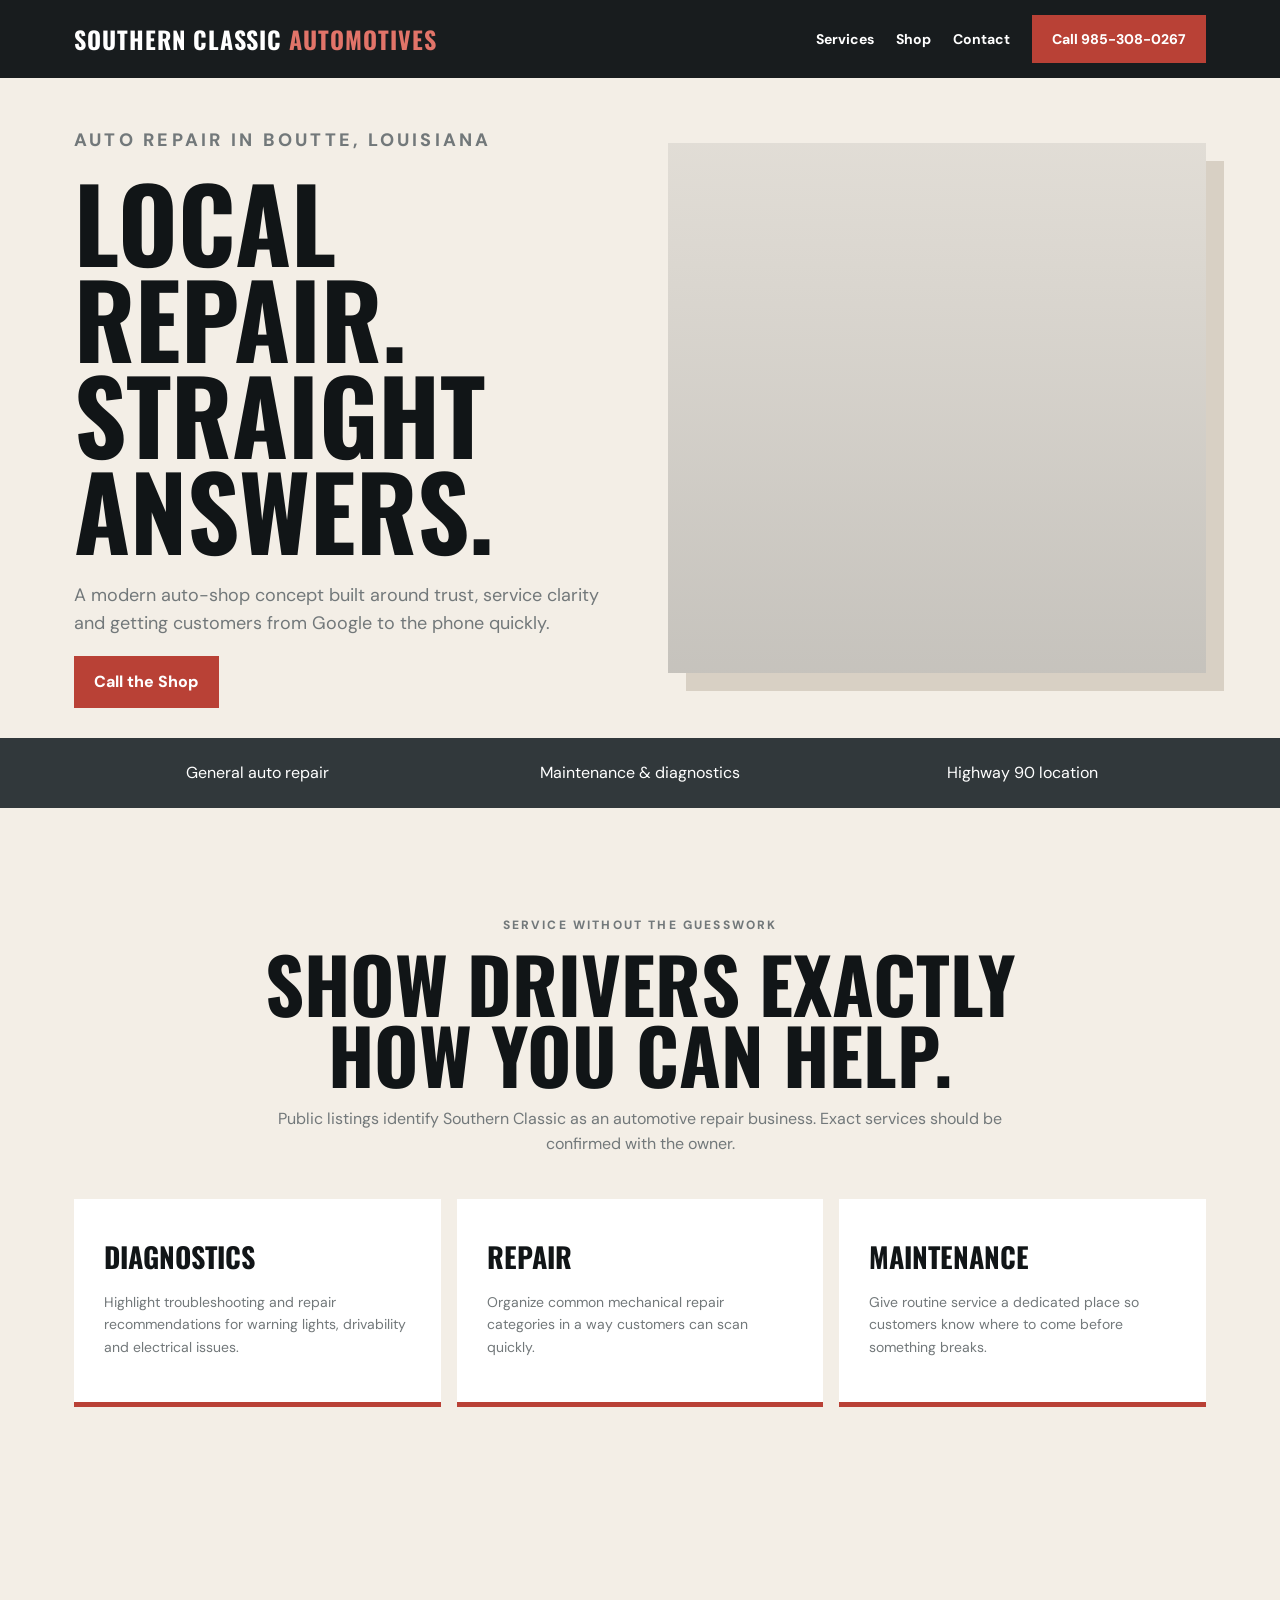
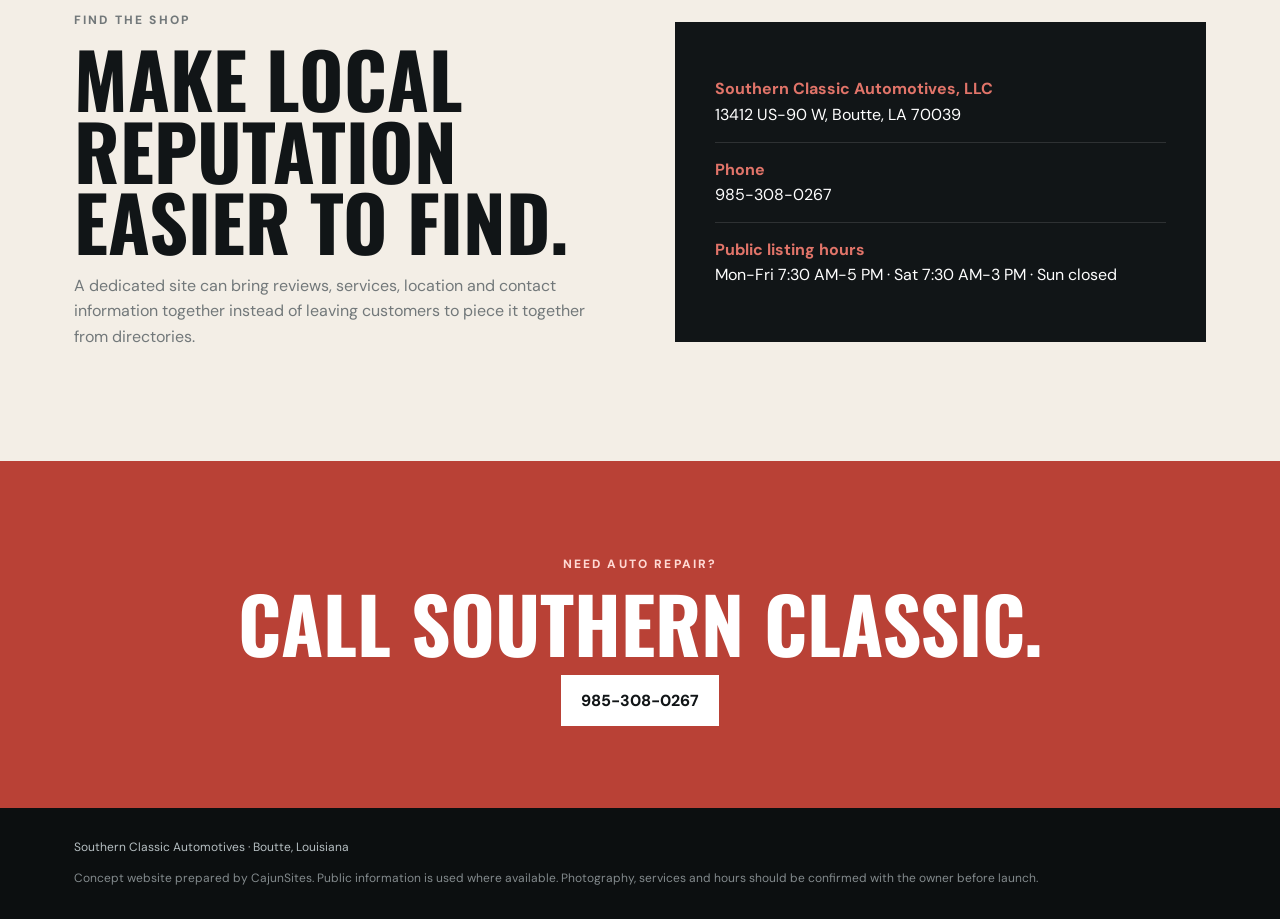
<file: southern-classic-automotives/index.html>
<!doctype html><html lang="en"><head><meta charset="utf-8"><meta name="viewport" content="width=device-width,initial-scale=1"><meta name="robots" content="noindex,nofollow"><title>Southern Classic Automotives | Boutte, LA</title><meta name="description" content="Concept website for Southern Classic Automotives in Boutte, Louisiana."><link href="https://fonts.googleapis.com/css2?family=DM+Sans:wght@400;500;600;700&family=Oswald:wght@600;700&display=swap" rel="stylesheet"><style>:root{--ink:#111517;--red:#b94136;--tan:#f3eee6;--steel:#31383b;--muted:#72787a;--line:#d9dad7}*{box-sizing:border-box}body{margin:0;background:var(--tan);color:var(--ink);font-family:'DM Sans',sans-serif;line-height:1.6}a{text-decoration:none;color:inherit}.wrap{max-width:1180px;margin:auto;padding:0 24px}header{position:sticky;top:0;z-index:10;background:rgba(17,21,23,.97);color:#fff}header .wrap{height:78px;display:flex;align-items:center;justify-content:space-between}.brand{font:700 24px 'Oswald';text-transform:uppercase;letter-spacing:.04em}.brand span{color:#e17469}nav{display:flex;gap:22px;align-items:center;font-size:14px;font-weight:700}.btn{display:inline-flex;padding:13px 20px;background:var(--red);color:#fff;font-weight:800}.hero{display:grid;grid-template-columns:1fr 1fr;gap:56px;align-items:center;min-height:660px}.tag{font-size:12px;letter-spacing:.18em;text-transform:uppercase;color:var(--red);font-weight:800}h1,h2{font-family:'Oswald';text-transform:uppercase;line-height:.94}.hero h1{font-size:clamp(64px,8vw,102px);margin:12px 0 24px}.hero p{font-size:18px;color:var(--muted);max-width:600px}.photo{min-height:530px;background:linear-gradient(rgba(17,21,23,.08),rgba(17,21,23,.2)),url('https://images.unsplash.com/photo-1487754180451-c456f719a1fc?auto=format&fit=crop&w=1200&q=85') center/cover;box-shadow:18px 18px 0 #d8d0c4}.bar{background:var(--steel);color:#fff}.bar .wrap{display:grid;grid-template-columns:repeat(3,1fr);gap:16px;text-align:center;padding-top:22px;padding-bottom:22px}.section{padding:96px 24px}.heading{max-width:760px;text-align:center;margin:0 auto 42px}.heading h2,.split h2{font-size:clamp(52px,6vw,76px);margin:8px 0 16px}.heading p,.split p{color:var(--muted)}.cards{display:grid;grid-template-columns:repeat(3,1fr);gap:16px}.card{background:#fff;padding:30px;border-bottom:5px solid var(--red)}.card h3{font:700 28px 'Oswald';text-transform:uppercase;margin:7px 0}.card p{font-size:14px;color:var(--muted)}.split{display:grid;grid-template-columns:1fr 1fr;gap:70px;align-items:center}.info{background:var(--ink);color:#fff;padding:40px}.row{padding:14px 0;border-bottom:1px solid rgba(255,255,255,.12)}.row:last-child{border:0}.row strong{display:block;color:#e17469}.cta{text-align:center;background:var(--red);color:#fff;padding:82px 24px}.cta h2{font-size:clamp(56px,6vw,80px);margin:0 0 16px}.cta .btn{background:#fff;color:var(--ink)}footer{background:#0c0f10;color:#b6bfc2;padding:30px 24px;font-size:12px}.note{opacity:.7;margin-top:12px}@media(max-width:850px){nav a:not(.btn){display:none}.hero,.split{grid-template-columns:1fr}.photo{min-height:420px}.cards,.bar .wrap{grid-template-columns:1fr}.section{padding:70px 24px}}</style></head><body><header><div class="wrap"><a class="brand" href="#top">Southern Classic <span>Automotives</span></a><nav><a href="#services">Services</a><a href="#shop">Shop</a><a href="#contact">Contact</a><a class="btn" href="tel:+19853080267">Call 985-308-0267</a></nav></div></header><main id="top"><section class="hero wrap"><div><p class="tag">Auto repair in Boutte, Louisiana</p><h1>Local repair. Straight answers.</h1><p>A modern auto-shop concept built around trust, service clarity and getting customers from Google to the phone quickly.</p><a class="btn" href="tel:+19853080267">Call the Shop</a></div><div class="photo"></div></section><section class="bar"><div class="wrap"><div>General auto repair</div><div>Maintenance & diagnostics</div><div>Highway 90 location</div></div></section><section class="section wrap" id="services"><div class="heading"><p class="tag">Service without the guesswork</p><h2>Show drivers exactly how you can help.</h2><p>Public listings identify Southern Classic as an automotive repair business. Exact services should be confirmed with the owner.</p></div><div class="cards"><article class="card"><h3>Diagnostics</h3><p>Highlight troubleshooting and repair recommendations for warning lights, drivability and electrical issues.</p></article><article class="card"><h3>Repair</h3><p>Organize common mechanical repair categories in a way customers can scan quickly.</p></article><article class="card"><h3>Maintenance</h3><p>Give routine service a dedicated place so customers know where to come before something breaks.</p></article></div></section><section class="section wrap split" id="shop"><div><p class="tag">Find the shop</p><h2>Make local reputation easier to find.</h2><p>A dedicated site can bring reviews, services, location and contact information together instead of leaving customers to piece it together from directories.</p></div><div class="info"><div class="row"><strong>Southern Classic Automotives, LLC</strong>13412 US-90 W, Boutte, LA 70039</div><div class="row"><strong>Phone</strong><a href="tel:+19853080267">985-308-0267</a></div><div class="row"><strong>Public listing hours</strong>Mon-Fri 7:30 AM-5 PM · Sat 7:30 AM-3 PM · Sun closed</div></div></section><section class="cta" id="contact"><p class="tag" style="color:#ffd9d4">Need auto repair?</p><h2>Call Southern Classic.</h2><a class="btn" href="tel:+19853080267">985-308-0267</a></section></main><footer><div class="wrap">Southern Classic Automotives · Boutte, Louisiana<div class="note">Concept website prepared by CajunSites. Public information is used where available. Photography, services and hours should be confirmed with the owner before launch.</div></div></footer></body></html>
</file>
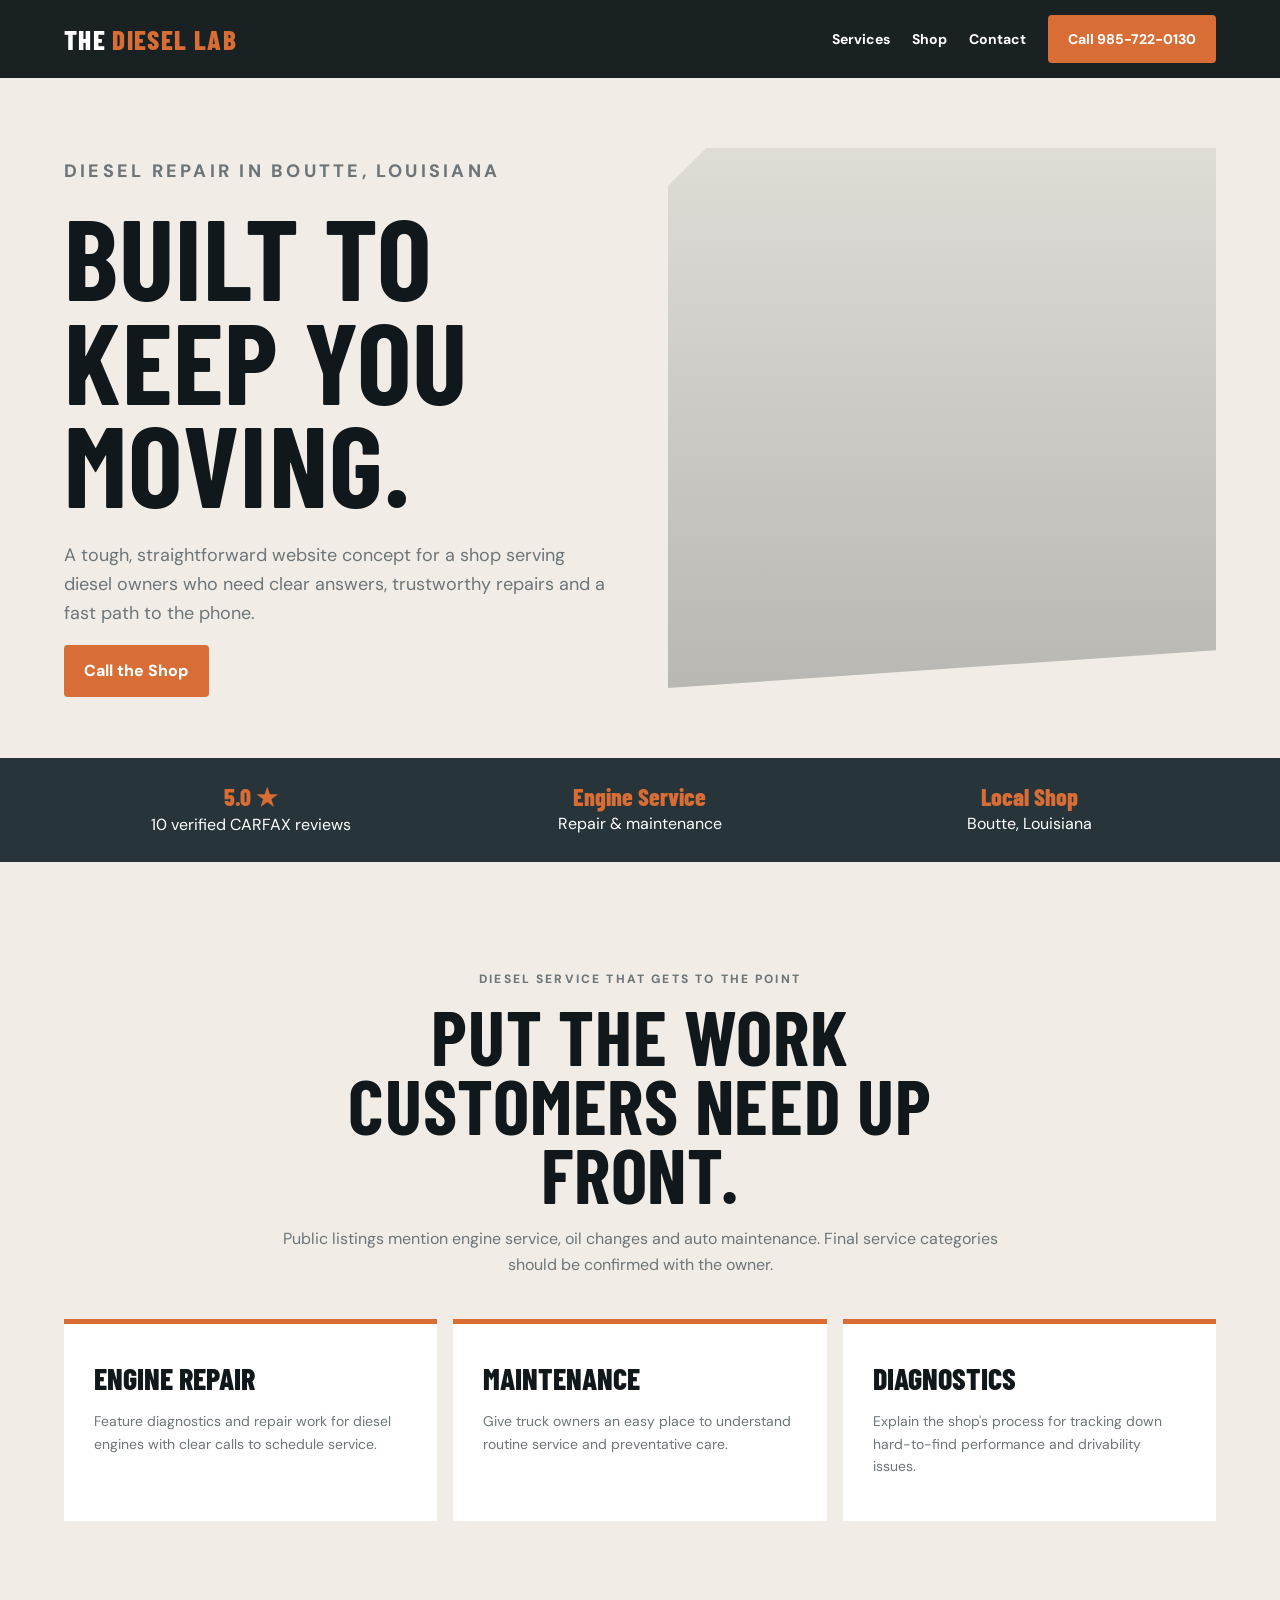
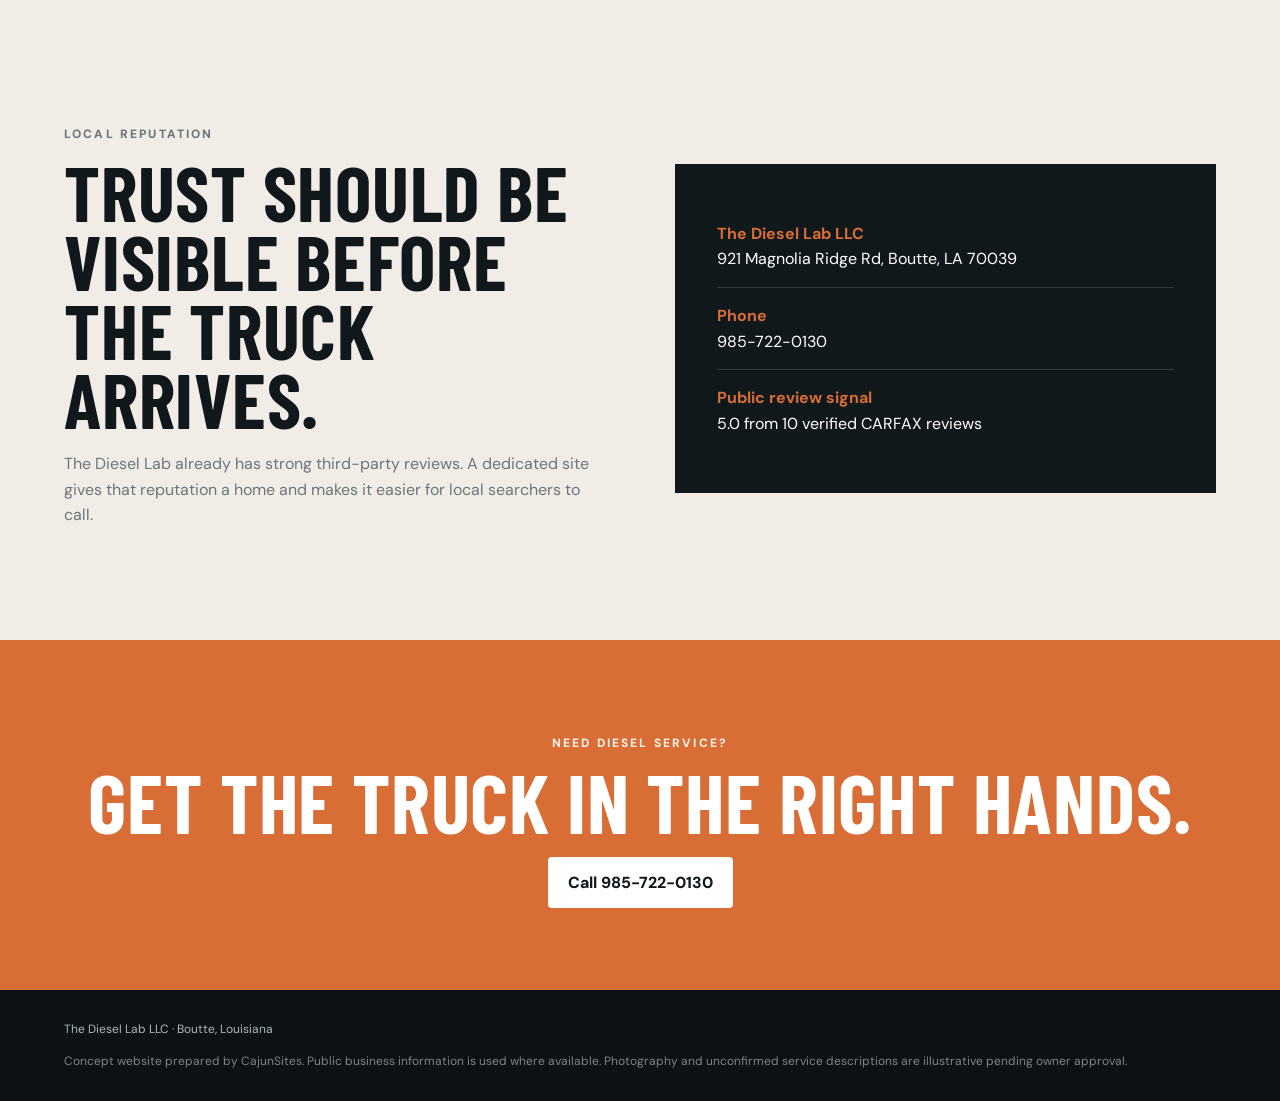
<file: the-diesel-lab/index.html>
<!doctype html><html lang="en"><head><meta charset="utf-8"><meta name="viewport" content="width=device-width,initial-scale=1"><meta name="robots" content="noindex,nofollow"><title>The Diesel Lab LLC | Boutte, LA</title><meta name="description" content="Concept website for The Diesel Lab LLC in Boutte, Louisiana."><link rel="preconnect" href="https://fonts.googleapis.com"><link rel="preconnect" href="https://fonts.gstatic.com" crossorigin><link href="https://fonts.googleapis.com/css2?family=Barlow+Condensed:wght@700;800&family=DM+Sans:wght@400;500;600;700&display=swap" rel="stylesheet"><style>:root{--ink:#11181b;--steel:#27343a;--orange:#d86d35;--sand:#f1ede6;--muted:#6d7578;--line:#d9dddc}*{box-sizing:border-box}body{margin:0;background:var(--sand);color:var(--ink);font-family:'DM Sans',sans-serif;line-height:1.6}a{text-decoration:none;color:inherit}.wrap{max-width:1200px;margin:auto;padding:0 24px}header{position:sticky;top:0;z-index:10;background:rgba(17,24,27,.96);color:#fff}header .wrap{height:78px;display:flex;align-items:center;justify-content:space-between}.logo{font:800 27px 'Barlow Condensed';text-transform:uppercase;letter-spacing:.05em}.logo span{color:var(--orange)}nav{display:flex;gap:22px;align-items:center;font-size:14px;font-weight:700}.btn{display:inline-flex;padding:13px 20px;background:var(--orange);color:#fff;font-weight:800;border-radius:4px}.hero{min-height:680px;display:grid;grid-template-columns:1fr 1fr;gap:56px;align-items:center}.tag{text-transform:uppercase;letter-spacing:.18em;color:var(--orange);font-size:12px;font-weight:800}h1,h2{font-family:'Barlow Condensed';text-transform:uppercase;line-height:.9;letter-spacing:.01em}.hero h1{font-size:clamp(72px,9vw,116px);margin:14px 0 26px}.hero p{font-size:18px;color:var(--muted);max-width:590px}.photo{min-height:540px;background:linear-gradient(rgba(17,24,27,.08),rgba(17,24,27,.25)),url('https://images.unsplash.com/photo-1486006920555-c77dcf18193c?auto=format&fit=crop&w=1200&q=85') center/cover;clip-path:polygon(7% 0,100% 0,100% 93%,0 100%,0 7%)}.stats{background:var(--steel);color:#fff}.stats .wrap{display:grid;grid-template-columns:repeat(3,1fr);gap:16px;padding-top:24px;padding-bottom:24px;text-align:center}.stats strong{display:block;color:var(--orange);font:800 24px 'Barlow Condensed'}.section{padding:96px 24px}.heading{max-width:760px;margin:0 auto 42px;text-align:center}.heading h2,.split h2{font-size:clamp(54px,6vw,78px);margin:8px 0 18px}.heading p,.split p{color:var(--muted)}.cards{display:grid;grid-template-columns:repeat(3,1fr);gap:16px}.card{background:#fff;border-top:5px solid var(--orange);padding:30px}.card h3{font:800 30px 'Barlow Condensed';text-transform:uppercase;margin:6px 0}.card p{color:var(--muted);font-size:14px}.split{display:grid;grid-template-columns:1fr 1fr;gap:70px;align-items:center}.panel{background:var(--ink);color:#fff;padding:42px}.panel .row{padding:15px 0;border-bottom:1px solid rgba(255,255,255,.14)}.panel .row:last-child{border:0}.panel strong{display:block;color:var(--orange)}.cta{text-align:center;background:var(--orange);color:#fff;padding:82px 24px}.cta h2{font-size:clamp(56px,7vw,82px);margin:0 0 18px}.cta .btn{background:#fff;color:var(--ink)}footer{background:#0c1113;color:#aeb8bb;padding:30px 24px;font-size:12px}.note{opacity:.7;margin-top:12px}@media(max-width:850px){nav a:not(.btn){display:none}.hero,.split{grid-template-columns:1fr}.photo{min-height:430px}.cards,.stats .wrap{grid-template-columns:1fr}.section{padding:70px 24px}}</style></head><body><header><div class="wrap"><a class="logo" href="#top">The <span>Diesel Lab</span></a><nav><a href="#services">Services</a><a href="#shop">Shop</a><a href="#contact">Contact</a><a class="btn" href="tel:+19857220130">Call 985-722-0130</a></nav></div></header><main id="top"><section class="hero wrap"><div><p class="tag">Diesel repair in Boutte, Louisiana</p><h1>Built to keep you moving.</h1><p>A tough, straightforward website concept for a shop serving diesel owners who need clear answers, trustworthy repairs and a fast path to the phone.</p><a class="btn" href="tel:+19857220130">Call the Shop</a></div><div class="photo"></div></section><section class="stats"><div class="wrap"><div><strong>5.0 ★</strong>10 verified CARFAX reviews</div><div><strong>Engine Service</strong>Repair & maintenance</div><div><strong>Local Shop</strong>Boutte, Louisiana</div></div></section><section class="section wrap" id="services"><div class="heading"><p class="tag">Diesel service that gets to the point</p><h2>Put the work customers need up front.</h2><p>Public listings mention engine service, oil changes and auto maintenance. Final service categories should be confirmed with the owner.</p></div><div class="cards"><article class="card"><h3>Engine Repair</h3><p>Feature diagnostics and repair work for diesel engines with clear calls to schedule service.</p></article><article class="card"><h3>Maintenance</h3><p>Give truck owners an easy place to understand routine service and preventative care.</p></article><article class="card"><h3>Diagnostics</h3><p>Explain the shop's process for tracking down hard-to-find performance and drivability issues.</p></article></div></section><section class="section wrap split" id="shop"><div><p class="tag">Local reputation</p><h2>Trust should be visible before the truck arrives.</h2><p>The Diesel Lab already has strong third-party reviews. A dedicated site gives that reputation a home and makes it easier for local searchers to call.</p></div><div class="panel"><div class="row"><strong>The Diesel Lab LLC</strong>921 Magnolia Ridge Rd, Boutte, LA 70039</div><div class="row"><strong>Phone</strong><a href="tel:+19857220130">985-722-0130</a></div><div class="row"><strong>Public review signal</strong>5.0 from 10 verified CARFAX reviews</div></div></section><section class="cta" id="contact"><p class="tag" style="color:#fff1e8">Need diesel service?</p><h2>Get the truck in the right hands.</h2><a class="btn" href="tel:+19857220130">Call 985-722-0130</a></section></main><footer><div class="wrap">The Diesel Lab LLC · Boutte, Louisiana<div class="note">Concept website prepared by CajunSites. Public business information is used where available. Photography and unconfirmed service descriptions are illustrative pending owner approval.</div></div></footer></body></html>
</file>
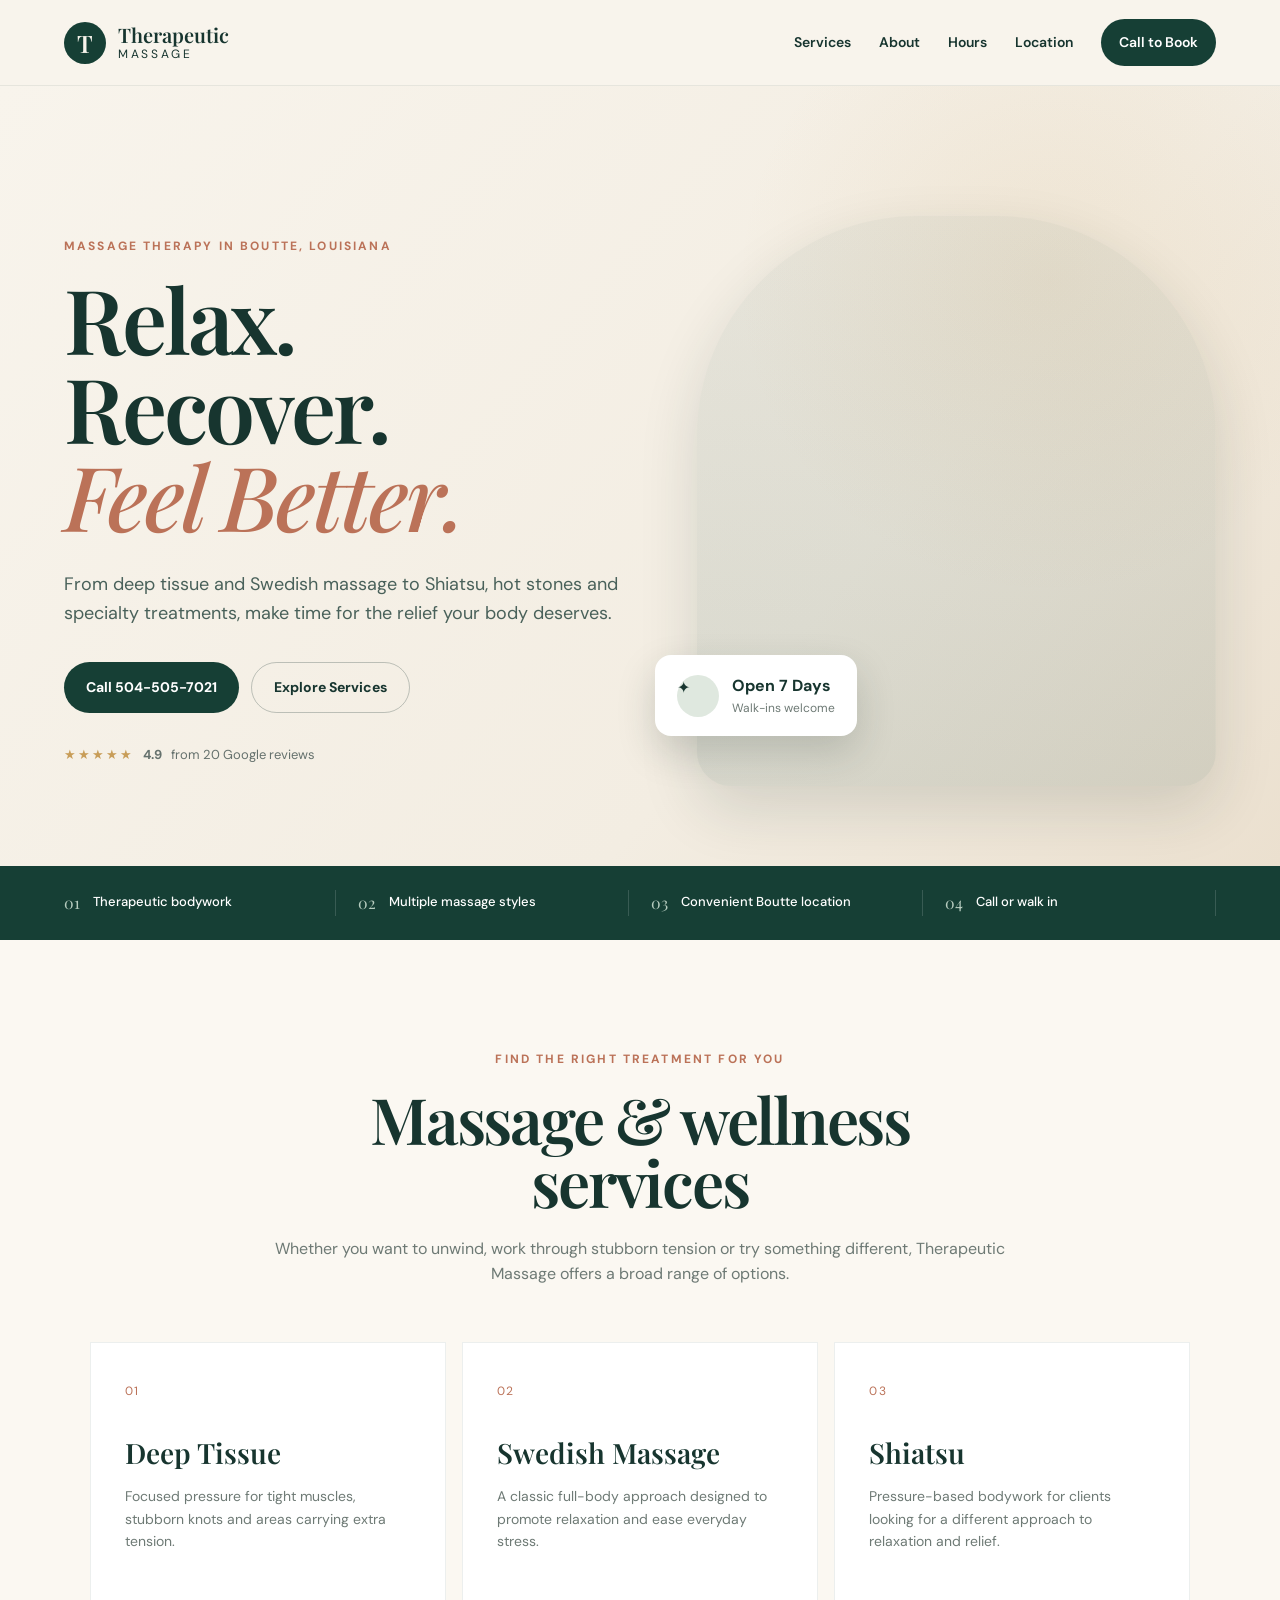
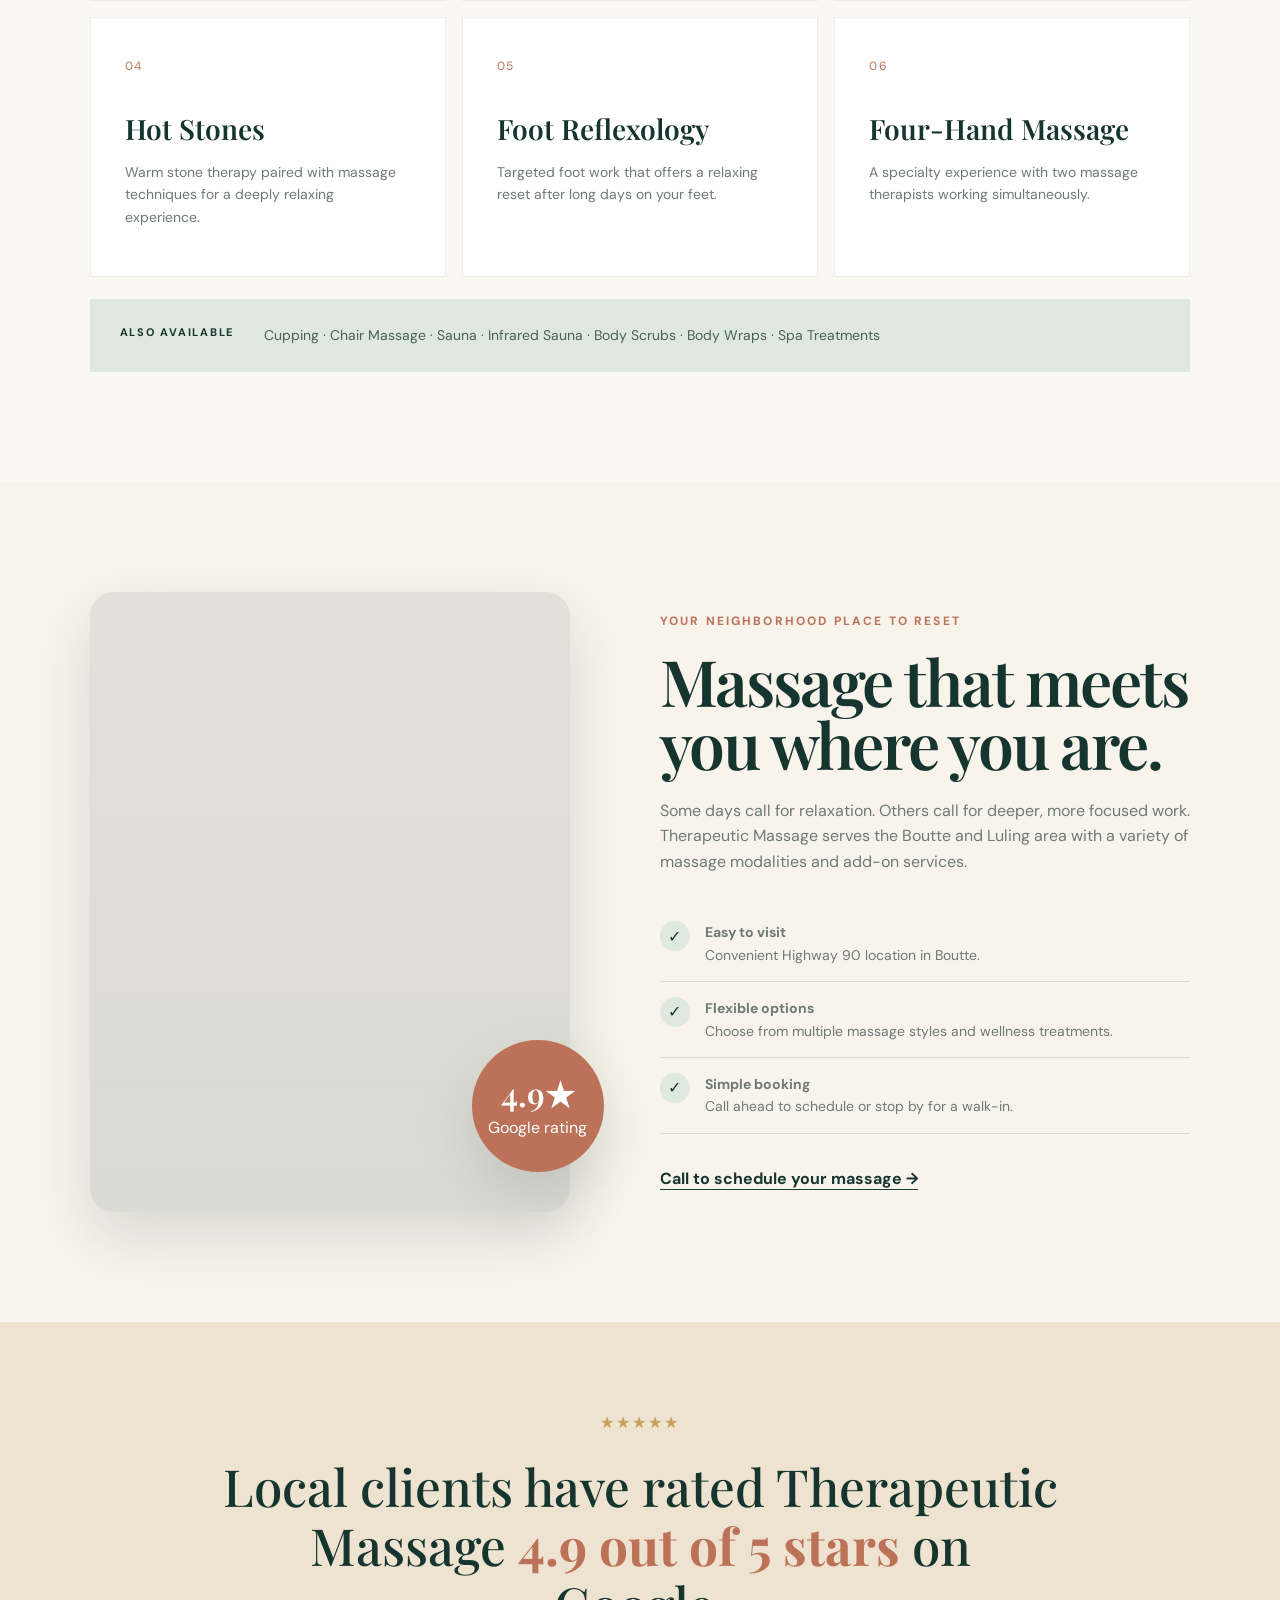
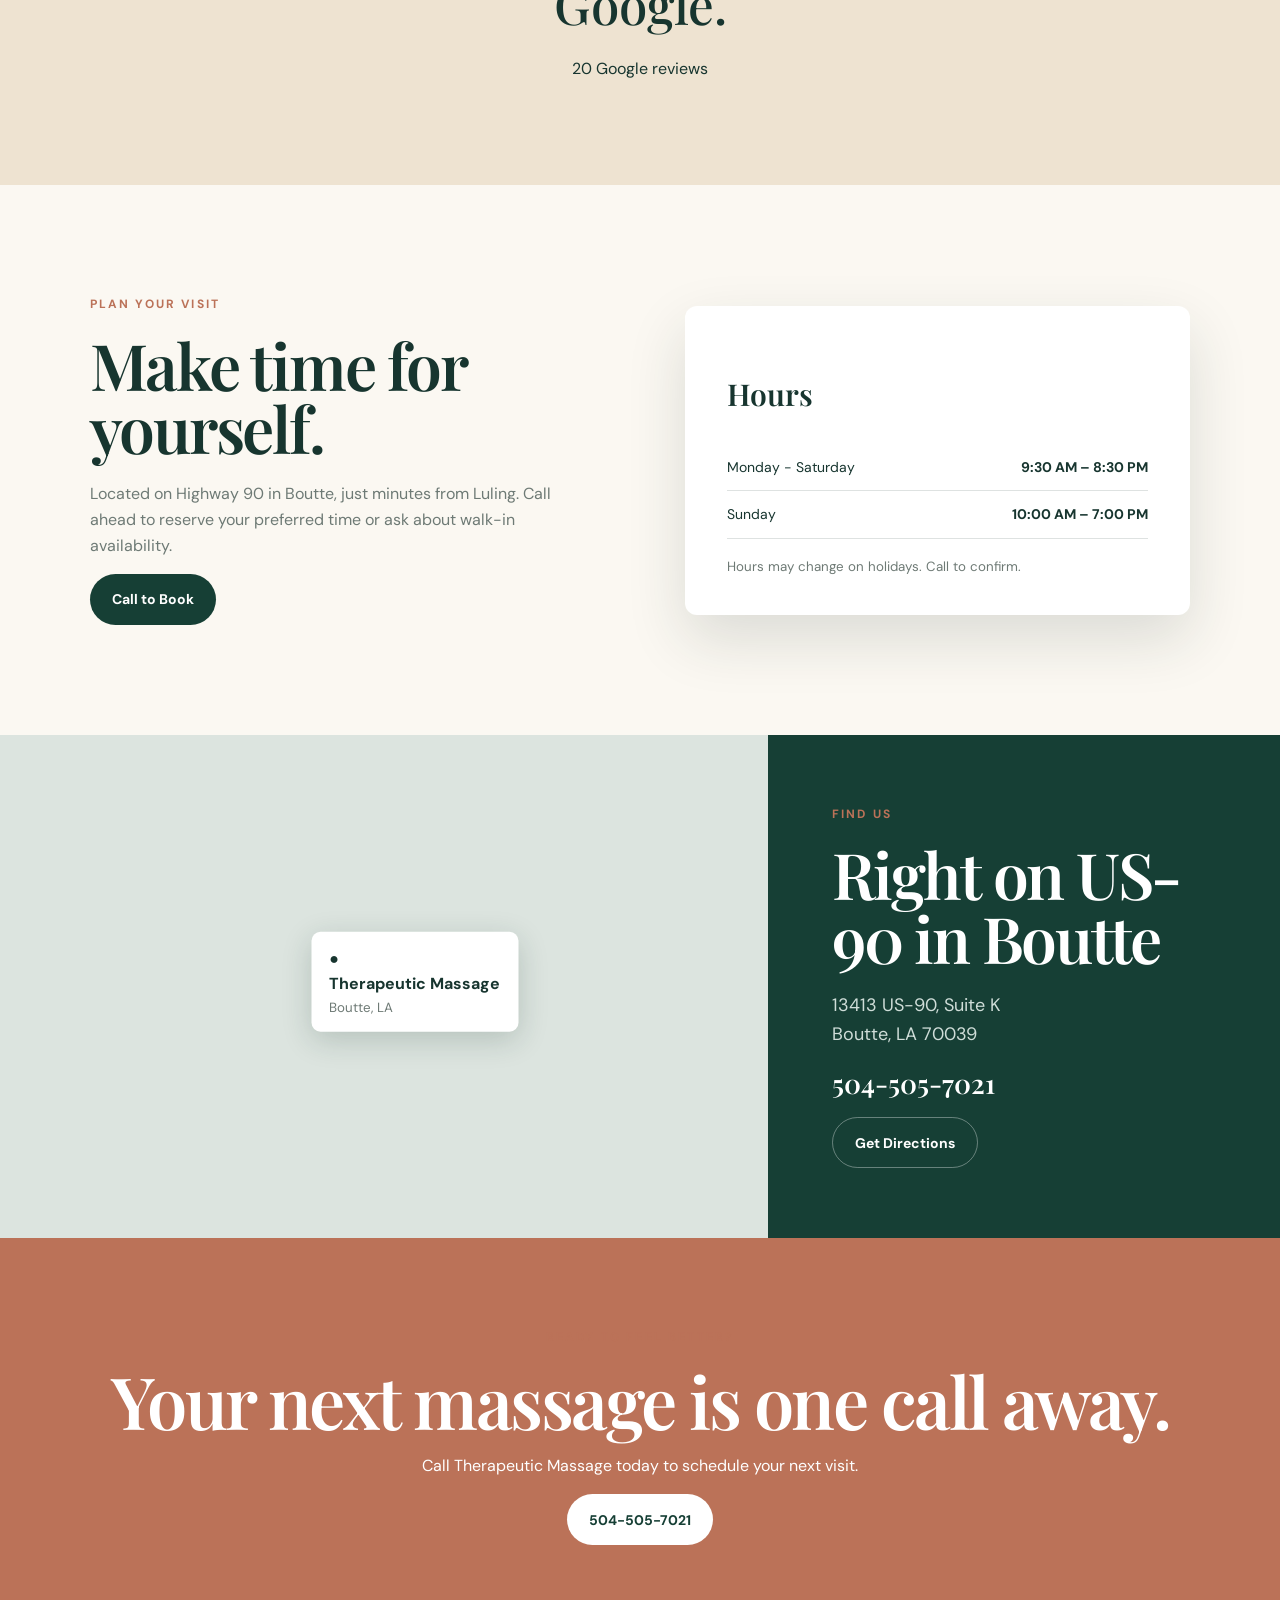
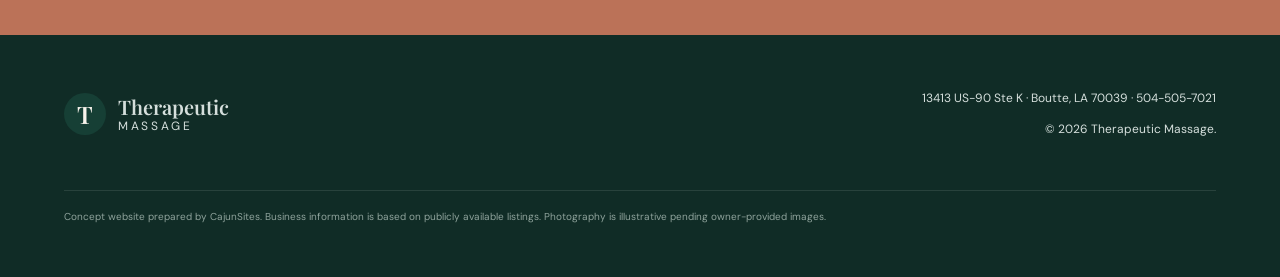
<file: therapeutic-massage/index.html>
<!doctype html>
<html lang="en">
<head>
  <meta charset="utf-8" />
  <meta name="viewport" content="width=device-width, initial-scale=1" />
  <meta name="robots" content="noindex,nofollow" />
  <title>Therapeutic Massage | Massage Spa in Boutte, LA</title>
  <meta name="description" content="Therapeutic Massage in Boutte, Louisiana offers massage therapy including deep tissue, Swedish, Shiatsu, cupping, hot stones, foot reflexology, four-hand massage and more. Call 504-505-7021." />
  <meta name="theme-color" content="#153f35" />
  <link rel="preconnect" href="https://fonts.googleapis.com" />
  <link rel="preconnect" href="https://fonts.gstatic.com" crossorigin />
  <link href="https://fonts.googleapis.com/css2?family=DM+Sans:wght@400;500;600;700&family=Playfair+Display:wght@500;600;700&display=swap" rel="stylesheet" />
  <link rel="stylesheet" href="styles.css" />
</head>
<body>
  <header class="site-header" id="top">
    <a class="brand" href="#top"><span class="brand-mark">T</span><span><strong>Therapeutic</strong><small>Massage</small></span></a>
    <button class="menu-toggle" aria-label="Open menu" aria-expanded="false">☰</button>
    <nav class="nav"><a href="#services">Services</a><a href="#about">About</a><a href="#hours">Hours</a><a href="#location">Location</a><a class="nav-call" href="tel:+15045057021">Call to Book</a></nav>
  </header>
  <main>
    <section class="hero"><div class="hero-shape hero-shape-one"></div><div class="hero-shape hero-shape-two"></div>
      <div class="hero-content reveal"><p class="eyebrow">Massage therapy in Boutte, Louisiana</p><h1>Relax. Recover.<br><em>Feel Better.</em></h1><p class="hero-copy">From deep tissue and Swedish massage to Shiatsu, hot stones and specialty treatments, make time for the relief your body deserves.</p><div class="hero-actions"><a class="button primary" href="tel:+15045057021">Call 504-505-7021</a><a class="button secondary" href="#services">Explore Services</a></div><div class="rating"><span class="stars">★★★★★</span><strong>4.9</strong><span>from 20 Google reviews</span></div></div>
      <div class="hero-visual reveal"><div class="hero-photo"></div><div class="floating-card"><span class="floating-icon">✦</span><div><strong>Open 7 Days</strong><span>Walk-ins welcome</span></div></div></div>
    </section>
    <section class="trust-strip"><div><span>01</span><strong>Therapeutic bodywork</strong></div><div><span>02</span><strong>Multiple massage styles</strong></div><div><span>03</span><strong>Convenient Boutte location</strong></div><div><span>04</span><strong>Call or walk in</strong></div></section>
    <section class="section services" id="services"><div class="section-heading reveal"><p class="eyebrow">Find the right treatment for you</p><h2>Massage & wellness services</h2><p>Whether you want to unwind, work through stubborn tension or try something different, Therapeutic Massage offers a broad range of options.</p></div><div class="service-grid">
      <article class="service-card reveal"><span class="service-number">01</span><h3>Deep Tissue</h3><p>Focused pressure for tight muscles, stubborn knots and areas carrying extra tension.</p></article><article class="service-card reveal"><span class="service-number">02</span><h3>Swedish Massage</h3><p>A classic full-body approach designed to promote relaxation and ease everyday stress.</p></article><article class="service-card reveal"><span class="service-number">03</span><h3>Shiatsu</h3><p>Pressure-based bodywork for clients looking for a different approach to relaxation and relief.</p></article><article class="service-card reveal"><span class="service-number">04</span><h3>Hot Stones</h3><p>Warm stone therapy paired with massage techniques for a deeply relaxing experience.</p></article><article class="service-card reveal"><span class="service-number">05</span><h3>Foot Reflexology</h3><p>Targeted foot work that offers a relaxing reset after long days on your feet.</p></article><article class="service-card reveal"><span class="service-number">06</span><h3>Four-Hand Massage</h3><p>A specialty experience with two massage therapists working simultaneously.</p></article></div><div class="more-services reveal"><span>Also available</span><p>Cupping · Chair Massage · Sauna · Infrared Sauna · Body Scrubs · Body Wraps · Spa Treatments</p></div></section>
    <section class="section experience" id="about"><div class="experience-image reveal"><div class="experience-photo"></div><div class="experience-badge"><strong>4.9★</strong><span>Google rating</span></div></div><div class="experience-copy reveal"><p class="eyebrow">Your neighborhood place to reset</p><h2>Massage that meets you where you are.</h2><p>Some days call for relaxation. Others call for deeper, more focused work. Therapeutic Massage serves the Boutte and Luling area with a variety of massage modalities and add-on services.</p><div class="feature-list"><div><span>✓</span><p><strong>Easy to visit</strong><br>Convenient Highway 90 location in Boutte.</p></div><div><span>✓</span><p><strong>Flexible options</strong><br>Choose from multiple massage styles and wellness treatments.</p></div><div><span>✓</span><p><strong>Simple booking</strong><br>Call ahead to schedule or stop by for a walk-in.</p></div></div><a class="text-link" href="tel:+15045057021">Call to schedule your massage →</a></div></section>
    <section class="quote-section reveal"><div class="quote-stars">★★★★★</div><blockquote>Local clients have rated Therapeutic Massage <strong>4.9 out of 5 stars</strong> on Google.</blockquote><p>20 Google reviews</p></section>
    <section class="section visit" id="hours"><div class="visit-copy reveal"><p class="eyebrow">Plan your visit</p><h2>Make time for yourself.</h2><p>Located on Highway 90 in Boutte, just minutes from Luling. Call ahead to reserve your preferred time or ask about walk-in availability.</p><a class="button primary" href="tel:+15045057021">Call to Book</a></div><div class="hours-card reveal"><h3>Hours</h3><div class="hours-row"><span>Monday - Saturday</span><strong>9:30 AM – 8:30 PM</strong></div><div class="hours-row"><span>Sunday</span><strong>10:00 AM – 7:00 PM</strong></div><small>Hours may change on holidays. Call to confirm.</small></div></section>
    <section class="location" id="location"><div class="map-panel"><div class="map-pin"><span>●</span><strong>Therapeutic Massage</strong><small>Boutte, LA</small></div></div><div class="location-card reveal"><p class="eyebrow">Find us</p><h2>Right on US-90 in Boutte</h2><address>13413 US-90, Suite K<br>Boutte, LA 70039</address><p class="location-phone"><a href="tel:+15045057021">504-505-7021</a></p><a class="button secondary dark" href="https://www.google.com/maps/search/?api=1&query=Therapeutic+Massage+13413+US-90+Ste+K+Boutte+LA+70039" target="_blank" rel="noopener">Get Directions</a></div></section>
    <section class="cta-section reveal"><p class="eyebrow">Ready to feel better?</p><h2>Your next massage is one call away.</h2><p>Call Therapeutic Massage today to schedule your next visit.</p><a class="button light" href="tel:+15045057021">504-505-7021</a></section>
  </main>
  <footer><div class="footer-brand"><span class="brand-mark">T</span><span><strong>Therapeutic</strong><small>Massage</small></span></div><div class="footer-meta"><p>13413 US-90 Ste K · Boutte, LA 70039 · <a href="tel:+15045057021">504-505-7021</a></p><p>© <span id="year"></span> Therapeutic Massage.</p></div><p class="concept-note">Concept website prepared by CajunSites. Business information is based on publicly available listings. Photography is illustrative pending owner-provided images.</p></footer>
  <a class="mobile-call" href="tel:+15045057021">Call to Book</a><script src="script.js"></script>
</body></html>
</file>
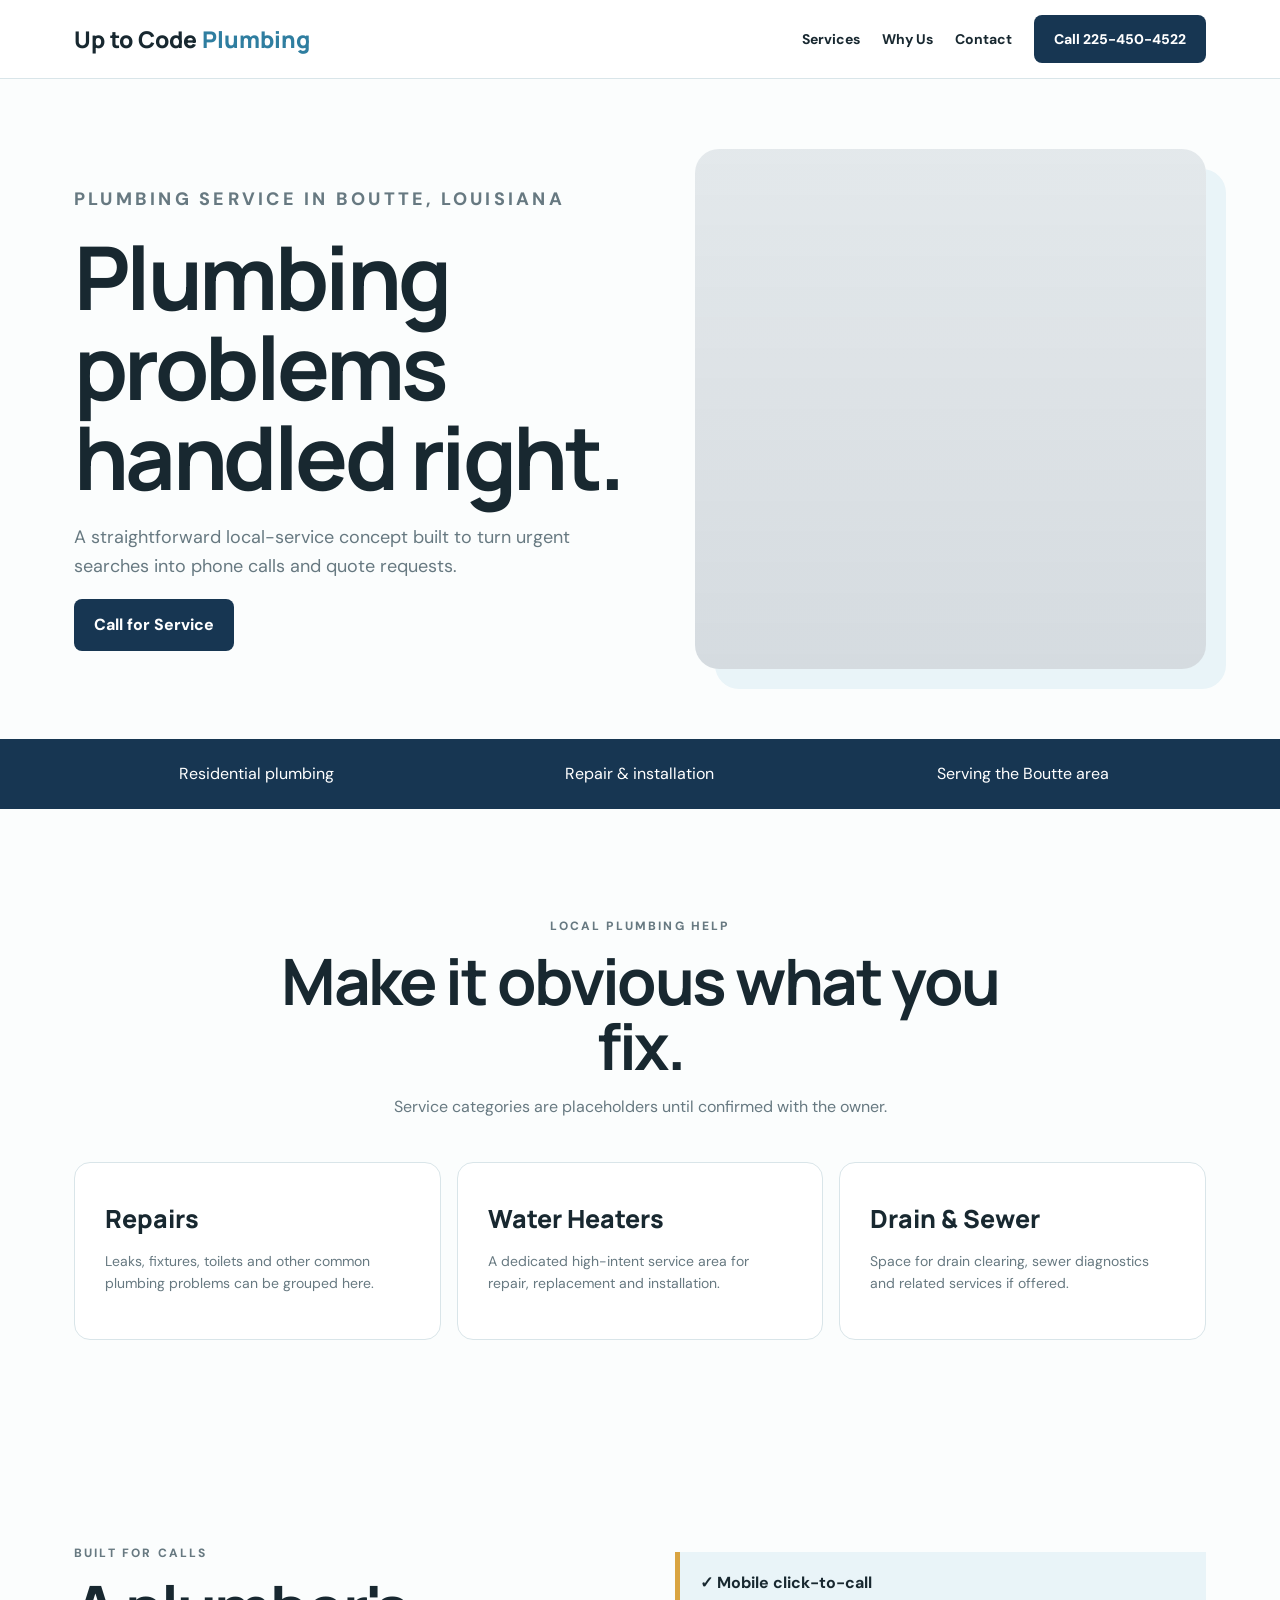
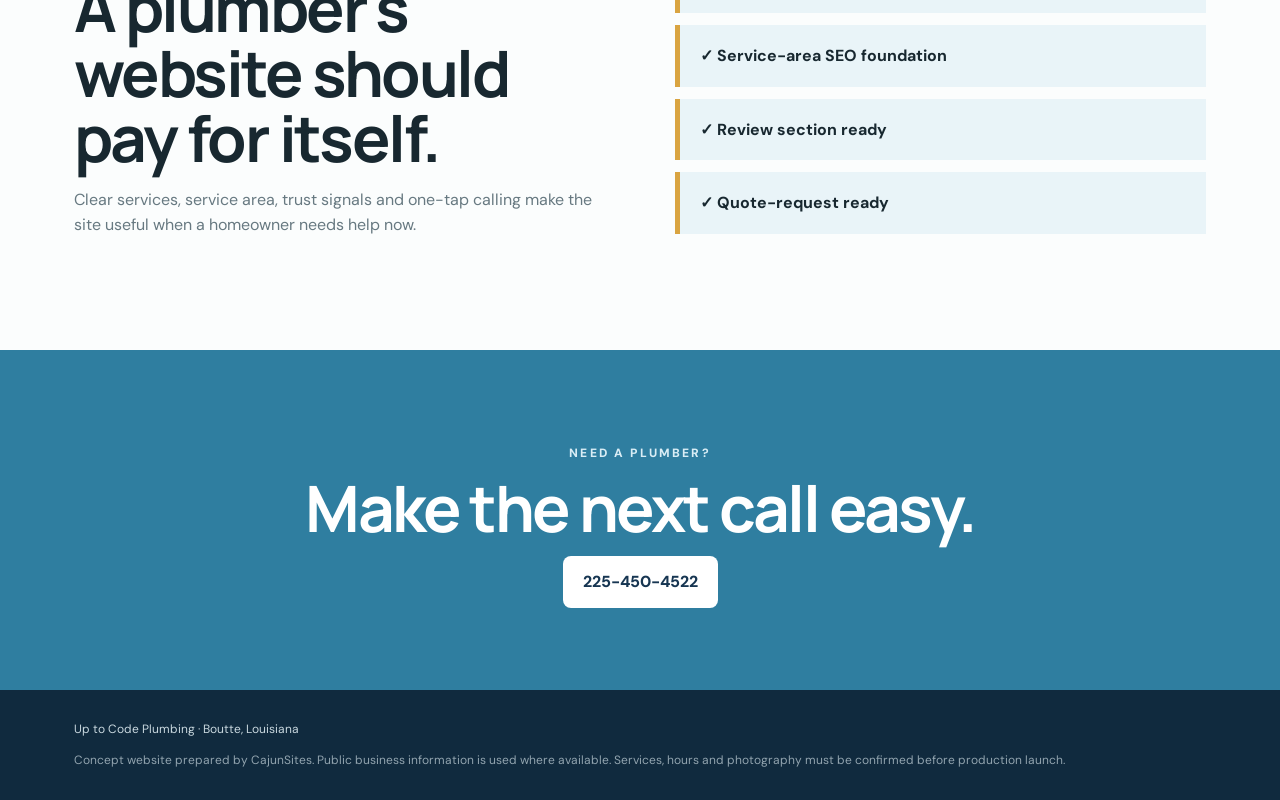
<file: up-to-code-plumbing/index.html>
<!doctype html><html lang="en"><head><meta charset="utf-8"><meta name="viewport" content="width=device-width,initial-scale=1"><meta name="robots" content="noindex,nofollow"><title>Up to Code Plumbing | Boutte, LA</title><meta name="description" content="Concept website for Up to Code Plumbing in Boutte, Louisiana."><link href="https://fonts.googleapis.com/css2?family=DM+Sans:wght@400;500;600;700&family=Manrope:wght@700;800&display=swap" rel="stylesheet"><style>:root{--navy:#173652;--blue:#2f7ea0;--sky:#e9f4f8;--gold:#d9a441;--ink:#182830;--muted:#677981;--line:#d9e5e9}*{box-sizing:border-box}body{margin:0;font-family:'DM Sans',sans-serif;color:var(--ink);background:#fbfdfd;line-height:1.6}a{text-decoration:none;color:inherit}.wrap{max-width:1180px;margin:auto;padding:0 24px}header{position:sticky;top:0;background:rgba(255,255,255,.96);z-index:10;border-bottom:1px solid var(--line)}header .wrap{height:78px;display:flex;align-items:center;justify-content:space-between}.logo{font:800 23px 'Manrope'}.logo span{color:var(--blue)}nav{display:flex;gap:22px;align-items:center;font-weight:700;font-size:14px}.btn{display:inline-flex;padding:13px 20px;border-radius:8px;background:var(--navy);color:#fff;font-weight:800}.hero{display:grid;grid-template-columns:1.05fr .95fr;gap:56px;align-items:center;min-height:660px}.tag{text-transform:uppercase;letter-spacing:.18em;font-size:12px;font-weight:800;color:var(--blue)}h1,h2{font-family:'Manrope';line-height:1.02;letter-spacing:-.04em}.hero h1{font-size:clamp(54px,7vw,88px);margin:14px 0 22px}.hero p{font-size:18px;color:var(--muted);max-width:590px}.photo{min-height:520px;border-radius:24px;background:linear-gradient(rgba(23,54,82,.1),rgba(23,54,82,.17)),url('https://images.unsplash.com/photo-1585704032915-c3400ca199e7?auto=format&fit=crop&w=1100&q=85') center/cover;box-shadow:20px 20px 0 var(--sky)}.bar{background:var(--navy);color:#fff}.bar .wrap{display:grid;grid-template-columns:repeat(3,1fr);gap:18px;padding-top:22px;padding-bottom:22px;text-align:center}.section{padding:96px 24px}.heading{max-width:760px;margin:0 auto 42px;text-align:center}.heading h2,.split h2{font-size:clamp(42px,5vw,64px);margin:8px 0 16px}.heading p,.split p{color:var(--muted)}.cards{display:grid;grid-template-columns:repeat(3,1fr);gap:16px}.card{background:#fff;border:1px solid var(--line);padding:30px;border-radius:16px}.card h3{font:800 25px 'Manrope';margin:8px 0}.card p{color:var(--muted);font-size:14px}.split{display:grid;grid-template-columns:1fr 1fr;gap:70px;align-items:center}.list{display:grid;gap:12px}.list div{padding:18px 20px;background:var(--sky);border-left:5px solid var(--gold);font-weight:700}.cta{text-align:center;background:var(--blue);color:#fff;padding:82px 24px}.cta h2{font-size:clamp(44px,5vw,66px);margin:0 0 16px}.cta .btn{background:#fff;color:var(--navy)}footer{background:#102a3e;color:#c9d8df;padding:30px 24px;font-size:12px}.note{opacity:.7;margin-top:12px}@media(max-width:850px){nav a:not(.btn){display:none}.hero,.split{grid-template-columns:1fr}.photo{min-height:420px}.cards,.bar .wrap{grid-template-columns:1fr}.section{padding:70px 24px}}</style></head><body><header><div class="wrap"><a class="logo" href="#top">Up to Code <span>Plumbing</span></a><nav><a href="#services">Services</a><a href="#why">Why Us</a><a href="#contact">Contact</a><a class="btn" href="tel:+12254504522">Call 225-450-4522</a></nav></div></header><main id="top"><section class="hero wrap"><div><p class="tag">Plumbing service in Boutte, Louisiana</p><h1>Plumbing problems handled right.</h1><p>A straightforward local-service concept built to turn urgent searches into phone calls and quote requests.</p><a class="btn" href="tel:+12254504522">Call for Service</a></div><div class="photo"></div></section><section class="bar"><div class="wrap"><div>Residential plumbing</div><div>Repair & installation</div><div>Serving the Boutte area</div></div></section><section class="section wrap" id="services"><div class="heading"><p class="tag">Local plumbing help</p><h2>Make it obvious what you fix.</h2><p>Service categories are placeholders until confirmed with the owner.</p></div><div class="cards"><article class="card"><h3>Repairs</h3><p>Leaks, fixtures, toilets and other common plumbing problems can be grouped here.</p></article><article class="card"><h3>Water Heaters</h3><p>A dedicated high-intent service area for repair, replacement and installation.</p></article><article class="card"><h3>Drain & Sewer</h3><p>Space for drain clearing, sewer diagnostics and related services if offered.</p></article></div></section><section class="section wrap split" id="why"><div><p class="tag">Built for calls</p><h2>A plumber's website should pay for itself.</h2><p>Clear services, service area, trust signals and one-tap calling make the site useful when a homeowner needs help now.</p></div><div class="list"><div>✓ Mobile click-to-call</div><div>✓ Service-area SEO foundation</div><div>✓ Review section ready</div><div>✓ Quote-request ready</div></div></section><section class="cta" id="contact"><p class="tag" style="color:#d9edf5">Need a plumber?</p><h2>Make the next call easy.</h2><a class="btn" href="tel:+12254504522">225-450-4522</a></section></main><footer><div class="wrap">Up to Code Plumbing · Boutte, Louisiana<div class="note">Concept website prepared by CajunSites. Public business information is used where available. Services, hours and photography must be confirmed before production launch.</div></div></footer></body></html>
</file>
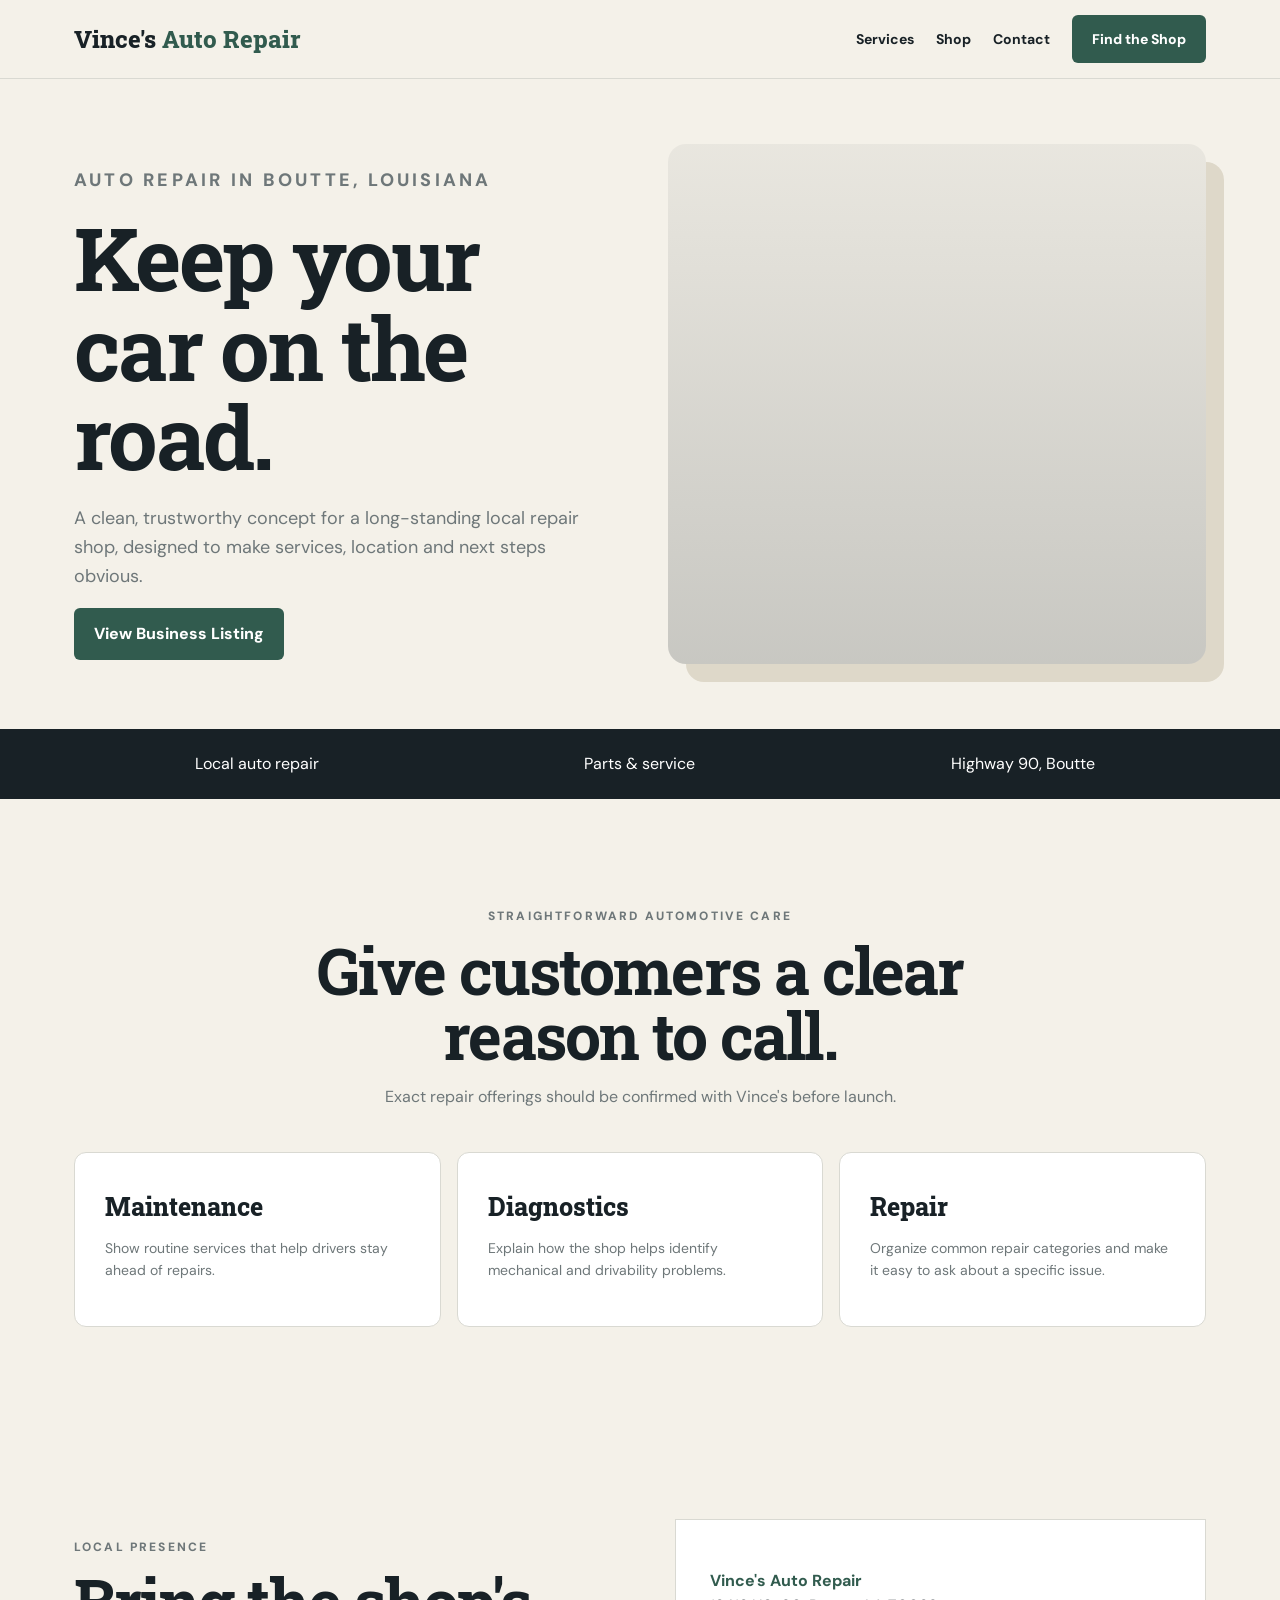
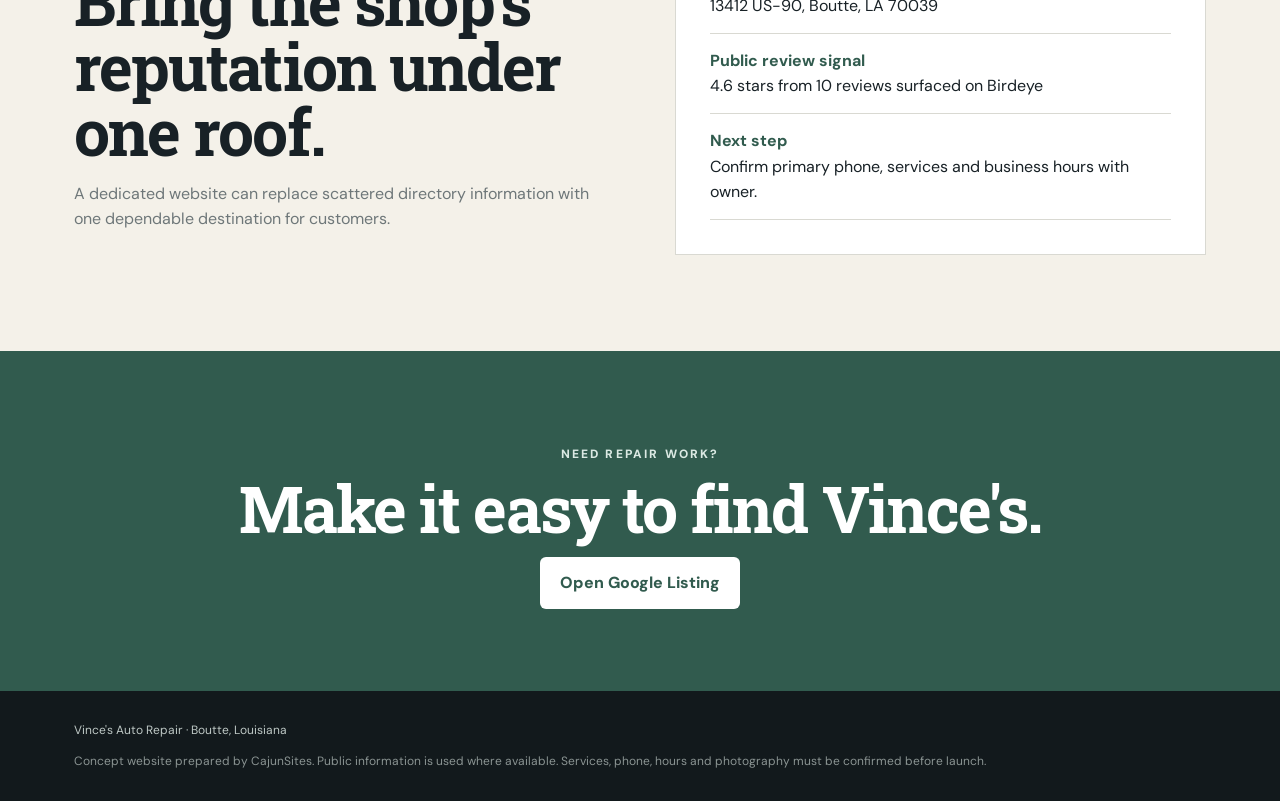
<file: vinces-auto-repair/index.html>
<!doctype html><html lang="en"><head><meta charset="utf-8"><meta name="viewport" content="width=device-width,initial-scale=1"><meta name="robots" content="noindex,nofollow"><title>Vince's Auto Repair | Boutte, LA</title><meta name="description" content="Concept website for Vince's Auto Repair in Boutte, Louisiana."><link href="https://fonts.googleapis.com/css2?family=DM+Sans:wght@400;500;600;700&family=Roboto+Slab:wght@700;800&display=swap" rel="stylesheet"><style>:root{--ink:#182126;--green:#315b4e;--cream:#f4f1e9;--gold:#c49b4c;--muted:#6e7779;--line:#d9d9d2}*{box-sizing:border-box}body{margin:0;background:var(--cream);color:var(--ink);font-family:'DM Sans',sans-serif;line-height:1.6}a{text-decoration:none;color:inherit}.wrap{max-width:1180px;margin:auto;padding:0 24px}header{position:sticky;top:0;z-index:10;background:rgba(244,241,233,.96);border-bottom:1px solid var(--line)}header .wrap{height:78px;display:flex;justify-content:space-between;align-items:center}.brand{font:800 24px 'Roboto Slab'}.brand span{color:var(--green)}nav{display:flex;gap:22px;align-items:center;font-size:14px;font-weight:700}.btn{display:inline-flex;padding:13px 20px;border-radius:6px;background:var(--green);color:#fff;font-weight:800}.hero{min-height:650px;display:grid;grid-template-columns:1fr 1fr;gap:56px;align-items:center}.tag{text-transform:uppercase;letter-spacing:.18em;color:var(--green);font-size:12px;font-weight:800}h1,h2{font-family:'Roboto Slab';line-height:1.02;letter-spacing:-.03em}.hero h1{font-size:clamp(54px,7vw,88px);margin:12px 0 22px}.hero p{font-size:18px;color:var(--muted);max-width:590px}.photo{min-height:520px;border-radius:18px;background:linear-gradient(rgba(24,33,38,.05),rgba(24,33,38,.2)),url('https://images.unsplash.com/photo-1530046339160-ce3e530c7d2f?auto=format&fit=crop&w=1100&q=85') center/cover;box-shadow:18px 18px 0 #ded8c9}.bar{background:var(--ink);color:#fff}.bar .wrap{display:grid;grid-template-columns:repeat(3,1fr);gap:16px;padding-top:22px;padding-bottom:22px;text-align:center}.section{padding:96px 24px}.heading{max-width:760px;text-align:center;margin:0 auto 42px}.heading h2,.split h2{font-size:clamp(42px,5vw,64px);margin:8px 0 16px}.heading p,.split p{color:var(--muted)}.cards{display:grid;grid-template-columns:repeat(3,1fr);gap:16px}.card{background:#fff;padding:30px;border:1px solid var(--line);border-radius:12px}.card h3{font:800 25px 'Roboto Slab';margin:7px 0}.card p{font-size:14px;color:var(--muted)}.split{display:grid;grid-template-columns:1fr 1fr;gap:70px;align-items:center}.panel{background:#fff;padding:34px;border:1px solid var(--line)}.row{padding:14px 0;border-bottom:1px solid var(--line)}.row strong{display:block;color:var(--green)}.cta{text-align:center;background:var(--green);color:#fff;padding:82px 24px}.cta h2{font-size:clamp(44px,5vw,66px);margin:0 0 16px}.cta .btn{background:#fff;color:var(--green)}footer{background:#12191c;color:#bec8c5;padding:30px 24px;font-size:12px}.note{opacity:.7;margin-top:12px}@media(max-width:850px){nav a:not(.btn){display:none}.hero,.split{grid-template-columns:1fr}.photo{min-height:420px}.cards,.bar .wrap{grid-template-columns:1fr}.section{padding:70px 24px}}</style></head><body><header><div class="wrap"><a class="brand" href="#top">Vince's <span>Auto Repair</span></a><nav><a href="#services">Services</a><a href="#shop">Shop</a><a href="#contact">Contact</a><a class="btn" href="https://www.google.com/maps/search/?api=1&query=Vince%27s+Auto+Repair+13412+US-90+Boutte+LA" target="_blank">Find the Shop</a></nav></div></header><main id="top"><section class="hero wrap"><div><p class="tag">Auto repair in Boutte, Louisiana</p><h1>Keep your car on the road.</h1><p>A clean, trustworthy concept for a long-standing local repair shop, designed to make services, location and next steps obvious.</p><a class="btn" href="https://www.google.com/maps/search/?api=1&query=Vince%27s+Auto+Repair+13412+US-90+Boutte+LA" target="_blank">View Business Listing</a></div><div class="photo"></div></section><section class="bar"><div class="wrap"><div>Local auto repair</div><div>Parts & service</div><div>Highway 90, Boutte</div></div></section><section class="section wrap" id="services"><div class="heading"><p class="tag">Straightforward automotive care</p><h2>Give customers a clear reason to call.</h2><p>Exact repair offerings should be confirmed with Vince's before launch.</p></div><div class="cards"><article class="card"><h3>Maintenance</h3><p>Show routine services that help drivers stay ahead of repairs.</p></article><article class="card"><h3>Diagnostics</h3><p>Explain how the shop helps identify mechanical and drivability problems.</p></article><article class="card"><h3>Repair</h3><p>Organize common repair categories and make it easy to ask about a specific issue.</p></article></div></section><section class="section wrap split" id="shop"><div><p class="tag">Local presence</p><h2>Bring the shop's reputation under one roof.</h2><p>A dedicated website can replace scattered directory information with one dependable destination for customers.</p></div><div class="panel"><div class="row"><strong>Vince's Auto Repair</strong>13412 US-90, Boutte, LA 70039</div><div class="row"><strong>Public review signal</strong>4.6 stars from 10 reviews surfaced on Birdeye</div><div class="row"><strong>Next step</strong>Confirm primary phone, services and business hours with owner.</div></div></section><section class="cta" id="contact"><p class="tag" style="color:#dbe9e3">Need repair work?</p><h2>Make it easy to find Vince's.</h2><a class="btn" href="https://www.google.com/maps/search/?api=1&query=Vince%27s+Auto+Repair+13412+US-90+Boutte+LA" target="_blank">Open Google Listing</a></section></main><footer><div class="wrap">Vince's Auto Repair · Boutte, Louisiana<div class="note">Concept website prepared by CajunSites. Public information is used where available. Services, phone, hours and photography must be confirmed before launch.</div></div></footer></body></html>
</file>
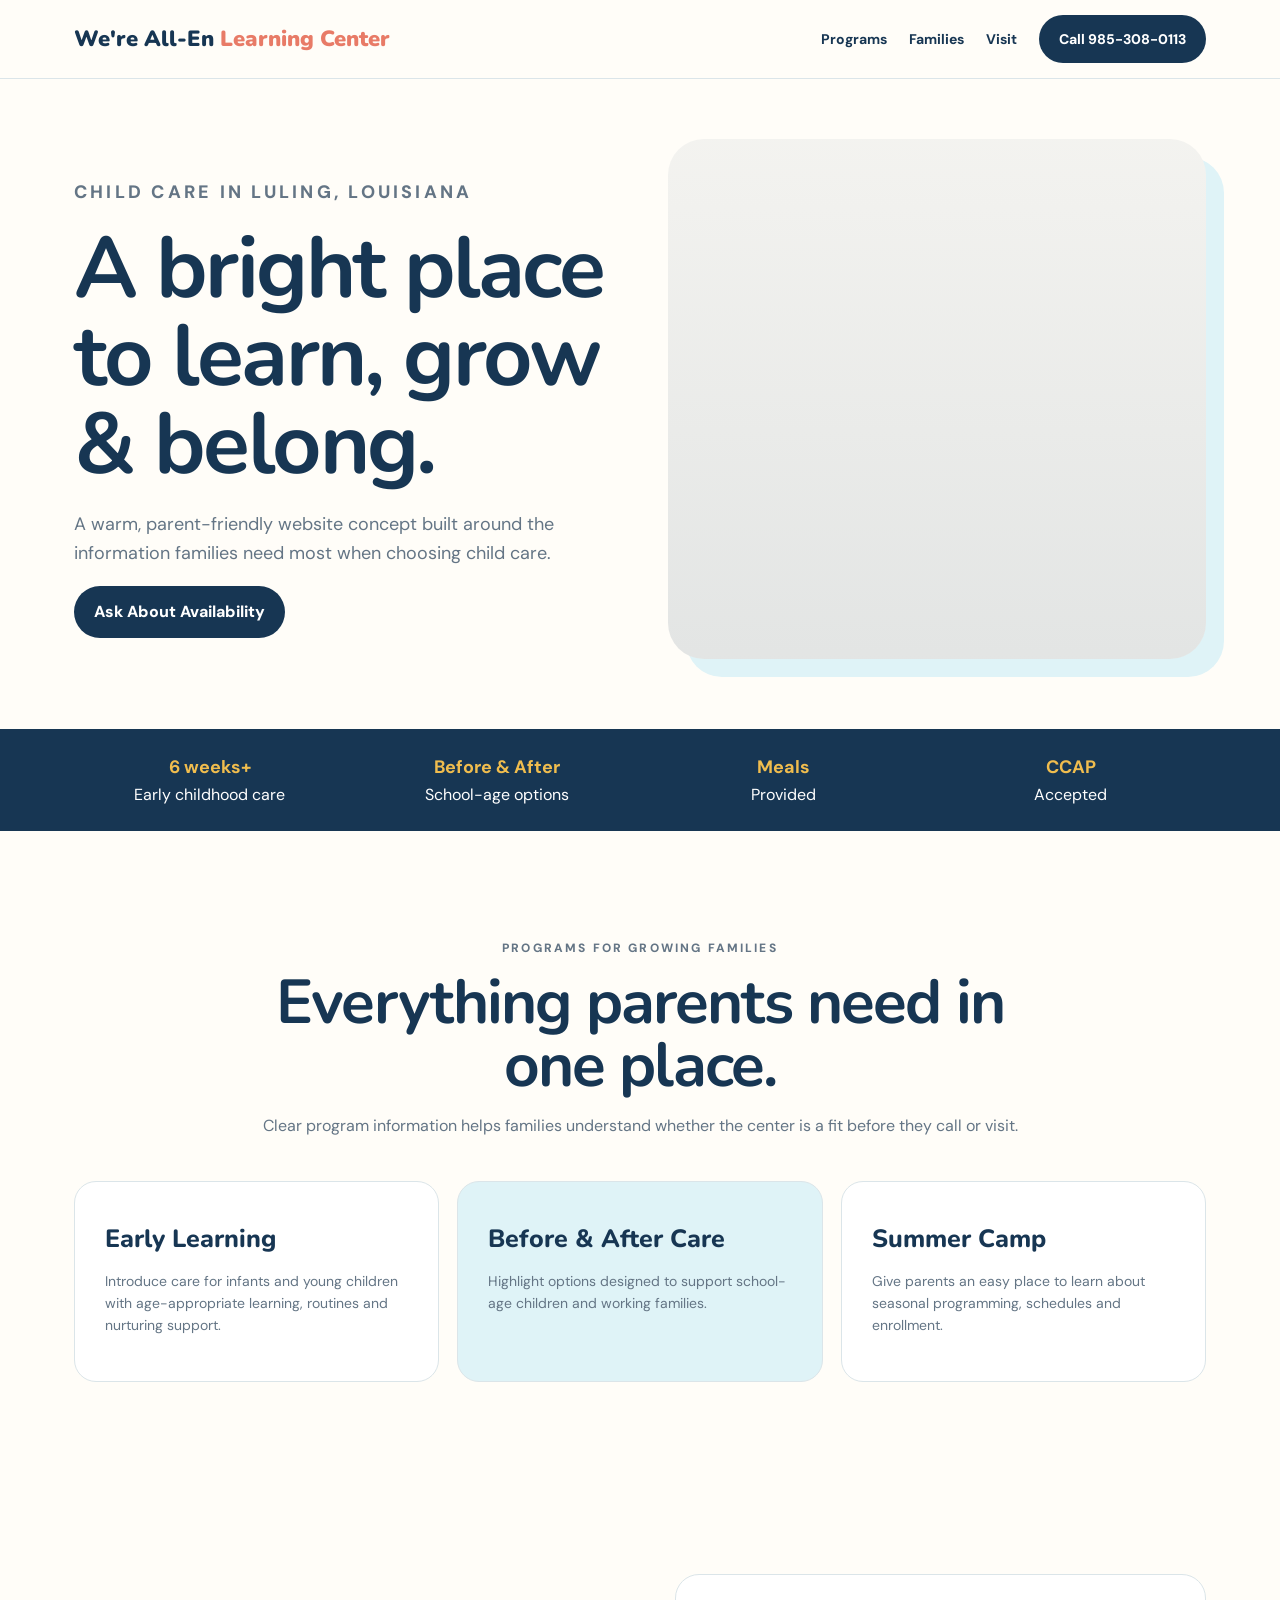
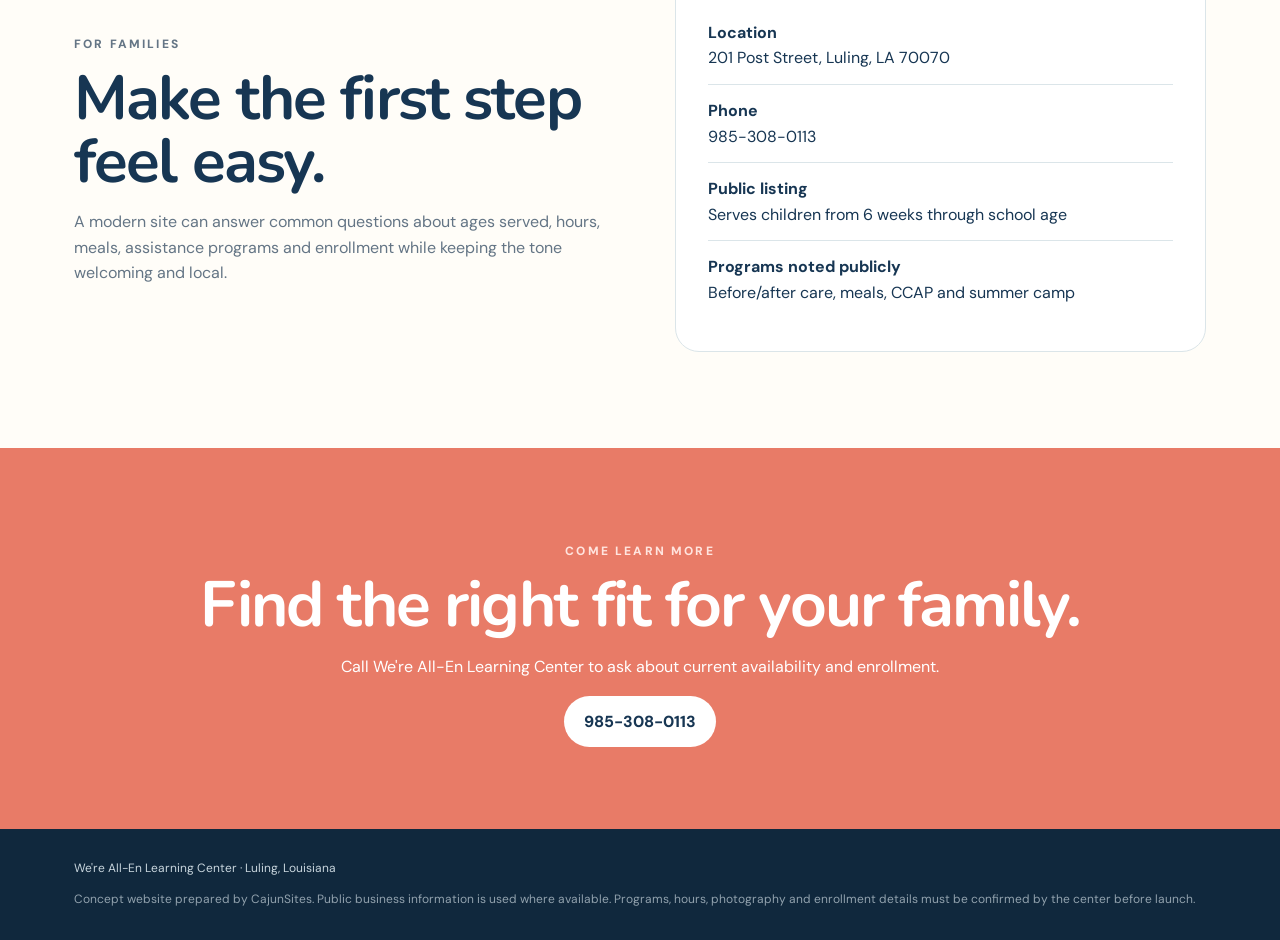
<file: were-all-en-learning-center/index.html>
<!doctype html><html lang="en"><head><meta charset="utf-8"><meta name="viewport" content="width=device-width,initial-scale=1"><meta name="robots" content="noindex,nofollow"><title>We're All-En Learning Center | Luling, LA</title><meta name="description" content="Concept website for We're All-En Learning Center in Luling, Louisiana."><link rel="preconnect" href="https://fonts.googleapis.com"><link rel="preconnect" href="https://fonts.gstatic.com" crossorigin><link href="https://fonts.googleapis.com/css2?family=DM+Sans:wght@400;500;600;700&family=Nunito:wght@700;800;900&display=swap" rel="stylesheet"><style>:root{--navy:#173653;--sky:#dff3f7;--yellow:#f0bd4e;--coral:#e87b67;--paper:#fffdf8;--muted:#647585;--line:#dbe5e9}*{box-sizing:border-box}body{margin:0;font-family:'DM Sans',sans-serif;background:var(--paper);color:var(--navy);line-height:1.6}a{text-decoration:none;color:inherit}.wrap{max-width:1180px;margin:auto;padding:0 24px}header{position:sticky;top:0;z-index:9;background:rgba(255,253,248,.95);border-bottom:1px solid var(--line);backdrop-filter:blur(12px)}header .wrap{height:78px;display:flex;align-items:center;justify-content:space-between}.logo{font:900 22px 'Nunito',sans-serif}.logo span{color:var(--coral)}nav{display:flex;gap:22px;align-items:center;font-size:14px;font-weight:700}.btn{display:inline-flex;padding:13px 20px;border-radius:999px;background:var(--navy);color:#fff;font-weight:800}.hero{display:grid;grid-template-columns:1fr 1fr;gap:56px;align-items:center;min-height:650px;padding-top:60px;padding-bottom:70px}.tag{text-transform:uppercase;letter-spacing:.18em;font-size:12px;font-weight:800;color:var(--coral)}h1,h2{font-family:'Nunito',sans-serif;line-height:1.02;letter-spacing:-.03em}.hero h1{font-size:clamp(54px,7vw,86px);margin:14px 0 22px}.hero p{font-size:18px;color:var(--muted);max-width:590px}.photo{min-height:520px;border-radius:36px;background:linear-gradient(rgba(23,54,83,.05),rgba(23,54,83,.12)),url('https://images.unsplash.com/photo-1503454537195-1dcabb73ffb9?auto=format&fit=crop&w=1100&q=85') center/cover;box-shadow:18px 18px 0 var(--sky)}.highlights{background:var(--navy);color:#fff}.highlights .wrap{display:grid;grid-template-columns:repeat(4,1fr);gap:16px;padding-top:24px;padding-bottom:24px;text-align:center}.highlights strong{display:block;color:var(--yellow);font-size:18px}.section{padding:96px 24px}.heading{max-width:760px;text-align:center;margin:0 auto 42px}.heading h2,.split h2{font-size:clamp(40px,5vw,62px);margin:8px 0 16px}.heading p,.split p{color:var(--muted)}.cards{display:grid;grid-template-columns:repeat(3,1fr);gap:18px}.card{padding:30px;border-radius:22px;background:#fff;border:1px solid var(--line)}.card:nth-child(2){background:var(--sky)}.card h3{font:800 25px 'Nunito';margin:10px 0}.card p{color:var(--muted);font-size:14px}.split{display:grid;grid-template-columns:1fr 1fr;gap:70px;align-items:center}.info{background:#fff;border:1px solid var(--line);border-radius:24px;padding:32px}.row{padding:13px 0;border-bottom:1px solid var(--line)}.row:last-child{border:0}.row strong{display:block}.cta{text-align:center;background:var(--coral);color:#fff;padding:82px 24px}.cta h2{font-size:clamp(42px,5vw,64px);margin:0 0 14px}.cta .btn{background:#fff;color:var(--navy)}footer{padding:30px 24px;background:#10283d;color:#c8d5dd;font-size:12px}.note{opacity:.7;margin-top:12px}@media(max-width:850px){nav a:not(.btn){display:none}.hero,.split{grid-template-columns:1fr}.photo{min-height:420px}.cards,.highlights .wrap{grid-template-columns:1fr}.section{padding:70px 24px}}</style></head><body><header><div class="wrap"><a class="logo" href="#top">We're All-En <span>Learning Center</span></a><nav><a href="#programs">Programs</a><a href="#families">Families</a><a href="#visit">Visit</a><a class="btn" href="tel:+19853080113">Call 985-308-0113</a></nav></div></header><main id="top"><section class="hero wrap"><div><p class="tag">Child care in Luling, Louisiana</p><h1>A bright place to learn, grow & belong.</h1><p>A warm, parent-friendly website concept built around the information families need most when choosing child care.</p><a class="btn" href="tel:+19853080113">Ask About Availability</a></div><div class="photo"></div></section><section class="highlights"><div class="wrap"><div><strong>6 weeks+</strong>Early childhood care</div><div><strong>Before & After</strong>School-age options</div><div><strong>Meals</strong>Provided</div><div><strong>CCAP</strong>Accepted</div></div></section><section class="section wrap" id="programs"><div class="heading"><p class="tag">Programs for growing families</p><h2>Everything parents need in one place.</h2><p>Clear program information helps families understand whether the center is a fit before they call or visit.</p></div><div class="cards"><article class="card"><h3>Early Learning</h3><p>Introduce care for infants and young children with age-appropriate learning, routines and nurturing support.</p></article><article class="card"><h3>Before & After Care</h3><p>Highlight options designed to support school-age children and working families.</p></article><article class="card"><h3>Summer Camp</h3><p>Give parents an easy place to learn about seasonal programming, schedules and enrollment.</p></article></div></section><section class="section wrap split" id="families"><div><p class="tag">For families</p><h2>Make the first step feel easy.</h2><p>A modern site can answer common questions about ages served, hours, meals, assistance programs and enrollment while keeping the tone welcoming and local.</p></div><div class="info"><div class="row"><strong>Location</strong>201 Post Street, Luling, LA 70070</div><div class="row"><strong>Phone</strong><a href="tel:+19853080113">985-308-0113</a></div><div class="row"><strong>Public listing</strong>Serves children from 6 weeks through school age</div><div class="row"><strong>Programs noted publicly</strong>Before/after care, meals, CCAP and summer camp</div></div></section><section class="cta" id="visit"><p class="tag" style="color:#ffe4de">Come learn more</p><h2>Find the right fit for your family.</h2><p>Call We're All-En Learning Center to ask about current availability and enrollment.</p><a class="btn" href="tel:+19853080113">985-308-0113</a></section></main><footer><div class="wrap">We're All-En Learning Center · Luling, Louisiana<div class="note">Concept website prepared by CajunSites. Public business information is used where available. Programs, hours, photography and enrollment details must be confirmed by the center before launch.</div></div></footer></body></html>
</file>
<file: therapeutic-massage/styles.css>
:root{--ink:#17352f;--forest:#163f35;--sage:#dfe8df;--cream:#f8f4ec;--sand:#eee3d1;--clay:#bb7258;--gold:#c89d58;--white:#fff;--muted:#6e7a75;--line:rgba(23,53,47,.14);--shadow:0 24px 60px rgba(30,47,42,.14)}*{box-sizing:border-box}html{scroll-behavior:smooth}body{margin:0;background:var(--cream);color:var(--ink);font-family:"DM Sans",sans-serif;line-height:1.6}a{color:inherit;text-decoration:none}.site-header{height:86px;display:flex;align-items:center;justify-content:space-between;padding:0 clamp(24px,5vw,74px);position:sticky;top:0;z-index:100;background:rgba(248,244,236,.94);backdrop-filter:blur(14px);border-bottom:1px solid rgba(23,53,47,.08)}.brand,.footer-brand{display:flex;align-items:center;gap:12px;line-height:1}.brand-mark{width:42px;height:42px;border-radius:50%;display:grid;place-items:center;background:var(--forest);color:var(--cream);font:600 24px/1 "Playfair Display",serif}.brand strong,.footer-brand strong{display:block;font:600 20px/1.05 "Playfair Display",serif}.brand small,.footer-brand small{font-size:12px;text-transform:uppercase;letter-spacing:.22em}.nav{display:flex;align-items:center;gap:28px;font-size:14px;font-weight:600}.nav-call{background:var(--forest);color:#fff;padding:12px 18px;border-radius:999px}.menu-toggle{display:none;border:0;background:none;color:var(--forest);font-size:27px}.hero{min-height:700px;display:grid;grid-template-columns:1.05fr .95fr;position:relative;overflow:hidden;padding:70px clamp(24px,5vw,76px) 80px;gap:60px;align-items:center;background:radial-gradient(circle at 82% 25%,rgba(200,157,88,.12),transparent 26%),linear-gradient(130deg,#f8f4ec 0%,#f3ede2 65%,#ebe0cf 100%)}.eyebrow{text-transform:uppercase;letter-spacing:.18em;font-size:12px;font-weight:700;color:var(--clay);margin:0 0 18px}.hero h1,.section h2,.cta-section h2,.location-card h2{font-family:"Playfair Display",serif;line-height:.99;font-weight:600;letter-spacing:-.035em}.hero h1{font-size:clamp(58px,7vw,96px);margin:0 0 30px}.hero h1 em{color:var(--clay);font-weight:500}.hero-copy{font-size:18px;max-width:610px;color:#49615a;margin-bottom:34px}.hero-actions{display:flex;gap:12px;flex-wrap:wrap}.button{display:inline-flex;justify-content:center;align-items:center;min-height:51px;padding:0 22px;border-radius:999px;font-weight:700;font-size:14px;transition:.2s}.button:hover{transform:translateY(-2px);box-shadow:0 12px 30px rgba(22,63,53,.12)}.primary{background:var(--forest);color:#fff}.secondary{border:1px solid rgba(23,53,47,.26)}.light{background:#fff;color:var(--forest)}.rating{display:flex;align-items:center;gap:9px;margin-top:32px;font-size:13px;color:#65716d}.stars,.quote-stars{color:var(--gold);letter-spacing:2px}.hero-visual{position:relative;min-height:570px}.hero-photo,.experience-photo{position:absolute;inset:0;background-image:linear-gradient(rgba(21,63,53,.06),rgba(21,63,53,.12)),url('https://images.unsplash.com/photo-1544161515-4ab6ce6db874?auto=format&fit=crop&w=1200&q=85');background-size:cover;background-position:center;border-radius:220px 220px 34px 34px;box-shadow:var(--shadow)}.floating-card{position:absolute;left:-42px;bottom:50px;background:#fff;padding:18px 22px;border-radius:16px;display:flex;align-items:center;gap:13px;box-shadow:0 16px 38px rgba(31,52,46,.18)}.floating-icon{width:42px;height:42px;border-radius:50%;display:grid;place-items:center;background:var(--sage)}.floating-card strong,.floating-card span{display:block}.floating-card div span{font-size:12px;color:var(--muted)}.trust-strip{background:var(--forest);color:#fff;display:grid;grid-template-columns:repeat(4,1fr);padding:24px clamp(24px,5vw,74px);gap:22px}.trust-strip div{display:flex;align-items:center;gap:13px;border-right:1px solid rgba(255,255,255,.15)}.trust-strip span{font-family:"Playfair Display",serif;color:#b7ccbf}.trust-strip strong{font-size:13px;font-weight:500}.section{padding:110px clamp(24px,7vw,104px)}.section-heading{max-width:730px;margin:0 auto 55px;text-align:center}.section h2,.location-card h2{font-size:clamp(44px,5vw,68px);margin:0 0 22px}.section-heading>p:last-child,.experience-copy>p:not(.eyebrow),.visit-copy>p:not(.eyebrow){color:var(--muted)}.services{background:#fbf8f2}.service-grid{display:grid;grid-template-columns:repeat(3,1fr);gap:16px;max-width:1230px;margin:auto}.service-card{background:#fff;border:1px solid rgba(23,53,47,.08);padding:34px;min-height:240px;transition:.25s}.service-card:hover{transform:translateY(-5px);box-shadow:0 16px 40px rgba(23,53,47,.09)}.service-number{font-size:12px;color:var(--clay);letter-spacing:.12em}.service-card h3{font:600 28px "Playfair Display",serif;margin:32px 0 10px}.service-card p{color:var(--muted);font-size:14px}.more-services{margin:22px auto 0;max-width:1230px;padding:25px 30px;background:var(--sage);display:flex;gap:30px}.more-services span{font-size:11px;text-transform:uppercase;letter-spacing:.16em;font-weight:700;white-space:nowrap}.more-services p{margin:0;font-size:14px;color:#49615a}.experience{display:grid;grid-template-columns:.95fr 1.05fr;gap:90px;align-items:center}.experience-image{position:relative;min-height:620px}.experience-photo{background-image:linear-gradient(rgba(20,55,47,.1),rgba(20,55,47,.13)),url('https://images.unsplash.com/photo-1600334089648-b0d9d3028eb2?auto=format&fit=crop&w=1200&q=85');border-radius:24px}.experience-badge{position:absolute;right:-34px;bottom:40px;width:132px;height:132px;background:var(--clay);color:#fff;border-radius:50%;display:flex;flex-direction:column;align-items:center;justify-content:center;box-shadow:var(--shadow)}.experience-badge strong{font:600 33px "Playfair Display",serif}.feature-list{margin:32px 0}.feature-list div{display:flex;gap:15px;padding:15px 0;border-bottom:1px solid var(--line)}.feature-list div>span{width:30px;height:30px;display:grid;place-items:center;background:var(--sage);border-radius:50%}.feature-list p{margin:0;color:var(--muted);font-size:14px}.text-link{font-weight:700;border-bottom:1px solid var(--forest)}.quote-section{background:var(--sand);text-align:center;padding:88px 24px}.quote-section blockquote{font:500 clamp(28px,4vw,52px)/1.15 "Playfair Display",serif;max-width:840px;margin:22px auto}.quote-section blockquote strong{color:var(--clay)}.visit{display:grid;grid-template-columns:1fr 1fr;gap:90px;align-items:center;background:#fbf8f2}.hours-card{background:#fff;padding:38px 42px;box-shadow:var(--shadow);border-radius:12px}.hours-card h3{font:600 30px "Playfair Display",serif}.hours-row{display:flex;justify-content:space-between;gap:20px;padding:12px 0;border-bottom:1px solid var(--line);font-size:14px}.hours-card small{display:block;margin-top:17px;color:var(--muted)}.location{display:grid;grid-template-columns:1.2fr .8fr;min-height:500px}.map-panel{position:relative;overflow:hidden;background:#dce4df}.map-pin{position:absolute;top:49%;left:54%;transform:translate(-50%,-50%);background:#fff;padding:14px 18px;box-shadow:0 8px 30px rgba(23,53,47,.2);border-radius:9px}.map-pin strong,.map-pin small{display:block;white-space:nowrap}.map-pin small{color:var(--muted)}.location-card{background:var(--forest);color:#fff;padding:70px clamp(34px,5vw,72px);display:flex;flex-direction:column;justify-content:center}.location-card address{font-style:normal;font-size:18px;color:#cfddd8}.location-phone a{font:600 27px "Playfair Display",serif}.secondary.dark{border-color:rgba(255,255,255,.35);align-self:flex-start}.cta-section{text-align:center;background:var(--clay);color:#fff;padding:90px 24px}.cta-section h2{font-size:clamp(46px,6vw,72px);margin:0 0 14px}footer{padding:42px clamp(24px,5vw,74px);background:#102c26;color:#d5dfdc;display:grid;grid-template-columns:auto 1fr;gap:28px 60px}.footer-meta{text-align:right;font-size:12px}.concept-note{grid-column:1/-1;border-top:1px solid rgba(255,255,255,.1);padding-top:18px;color:#8fa39c;font-size:10px}.mobile-call{display:none}.reveal{opacity:0;transform:translateY(18px);transition:opacity .7s ease,transform .7s ease}.reveal.visible{opacity:1;transform:none}@media(max-width:960px){.nav{display:none;position:absolute;top:86px;left:0;right:0;background:var(--cream);padding:24px;flex-direction:column}.nav.open{display:flex}.menu-toggle{display:block}.hero{grid-template-columns:1fr}.hero-visual{min-height:470px}.trust-strip{grid-template-columns:1fr 1fr}.service-grid{grid-template-columns:1fr 1fr}.experience,.visit,.location{grid-template-columns:1fr}.experience-image{min-height:520px}.map-panel{min-height:380px}}@media(max-width:620px){body{padding-bottom:62px}.site-header{height:74px;padding:0 18px}.hero{padding:42px 20px 58px;gap:40px}.hero h1{font-size:55px}.hero-actions .button{width:100%}.service-grid{grid-template-columns:1fr}.section{padding:78px 20px}.section h2,.location-card h2{font-size:43px}.more-services{display:block}.hours-card{padding:28px 23px}.location-card{padding:62px 24px}footer{grid-template-columns:1fr}.footer-meta{text-align:left}.mobile-call{display:block;position:fixed;left:0;right:0;bottom:0;height:62px;background:var(--forest);color:#fff;text-align:center;line-height:62px;font-weight:700;z-index:200}}@media(prefers-reduced-motion:reduce){.reveal{opacity:1;transform:none;transition:none}}
</file>
